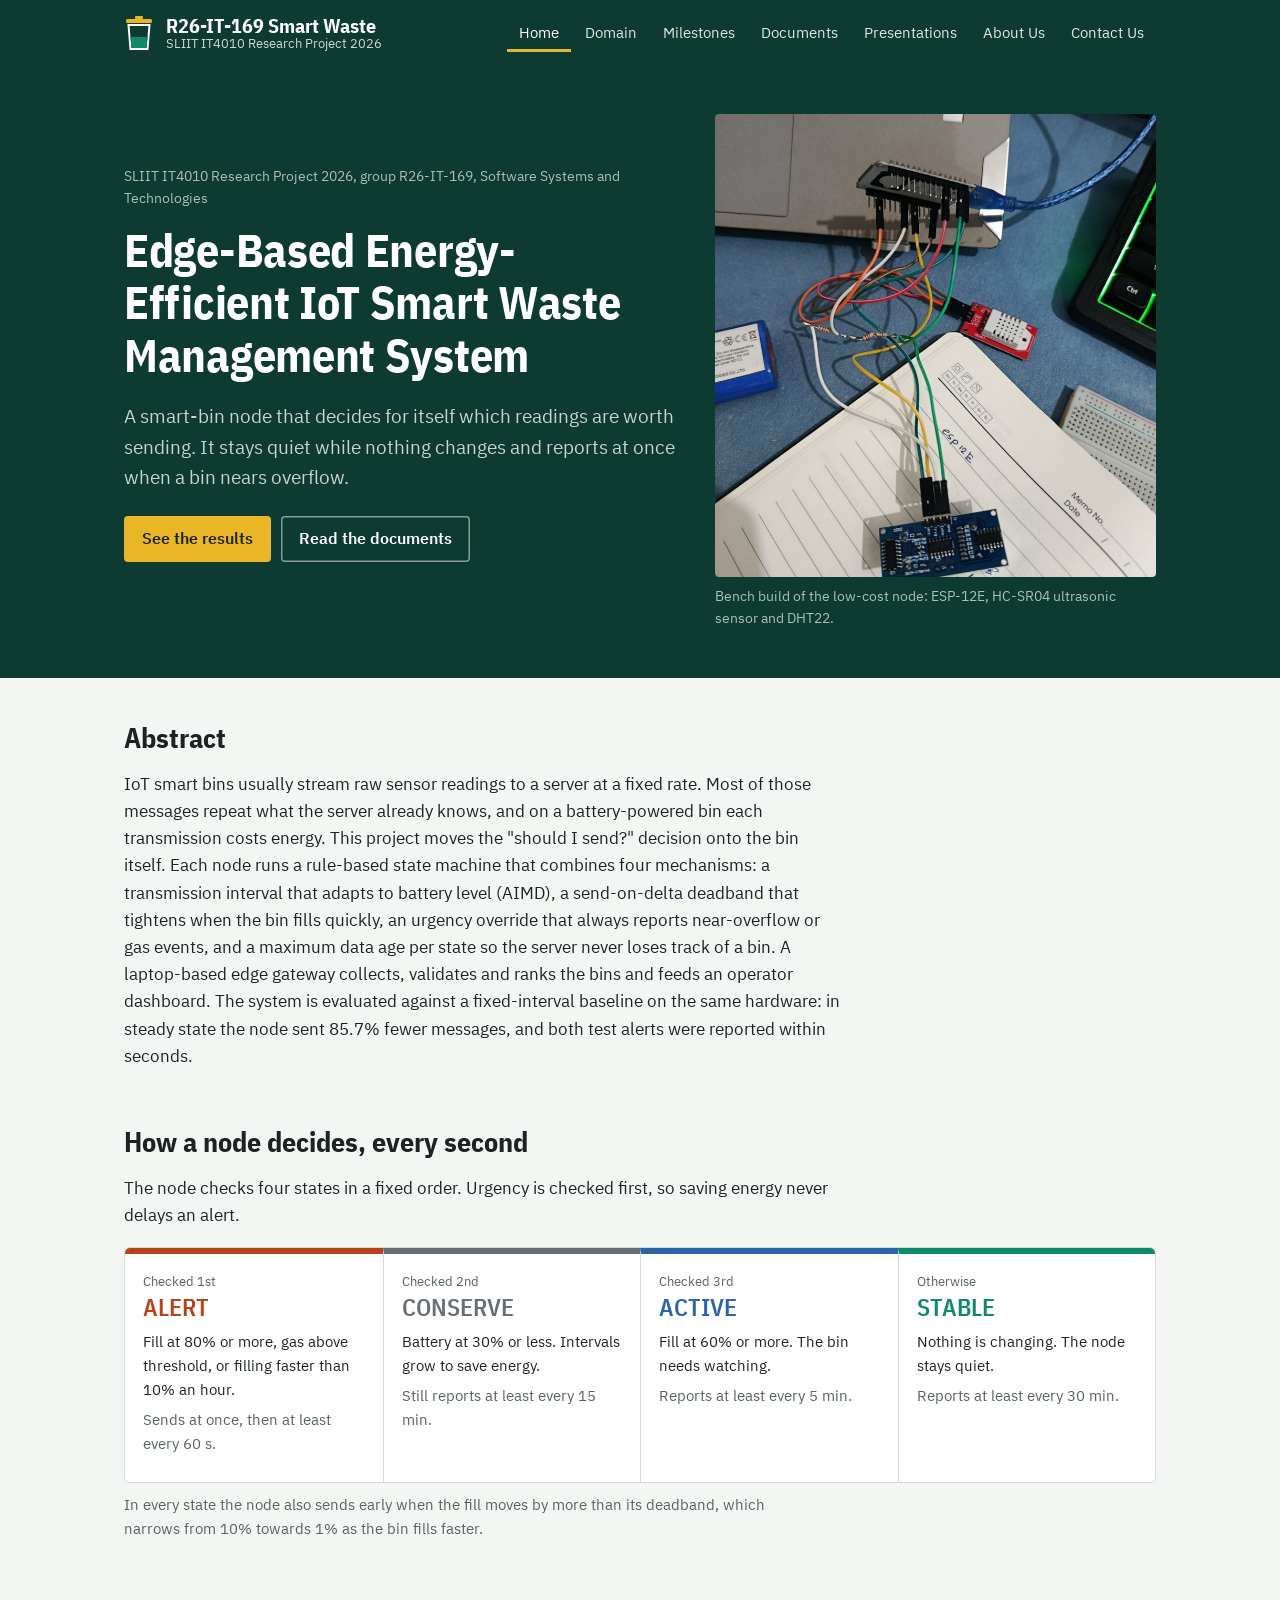
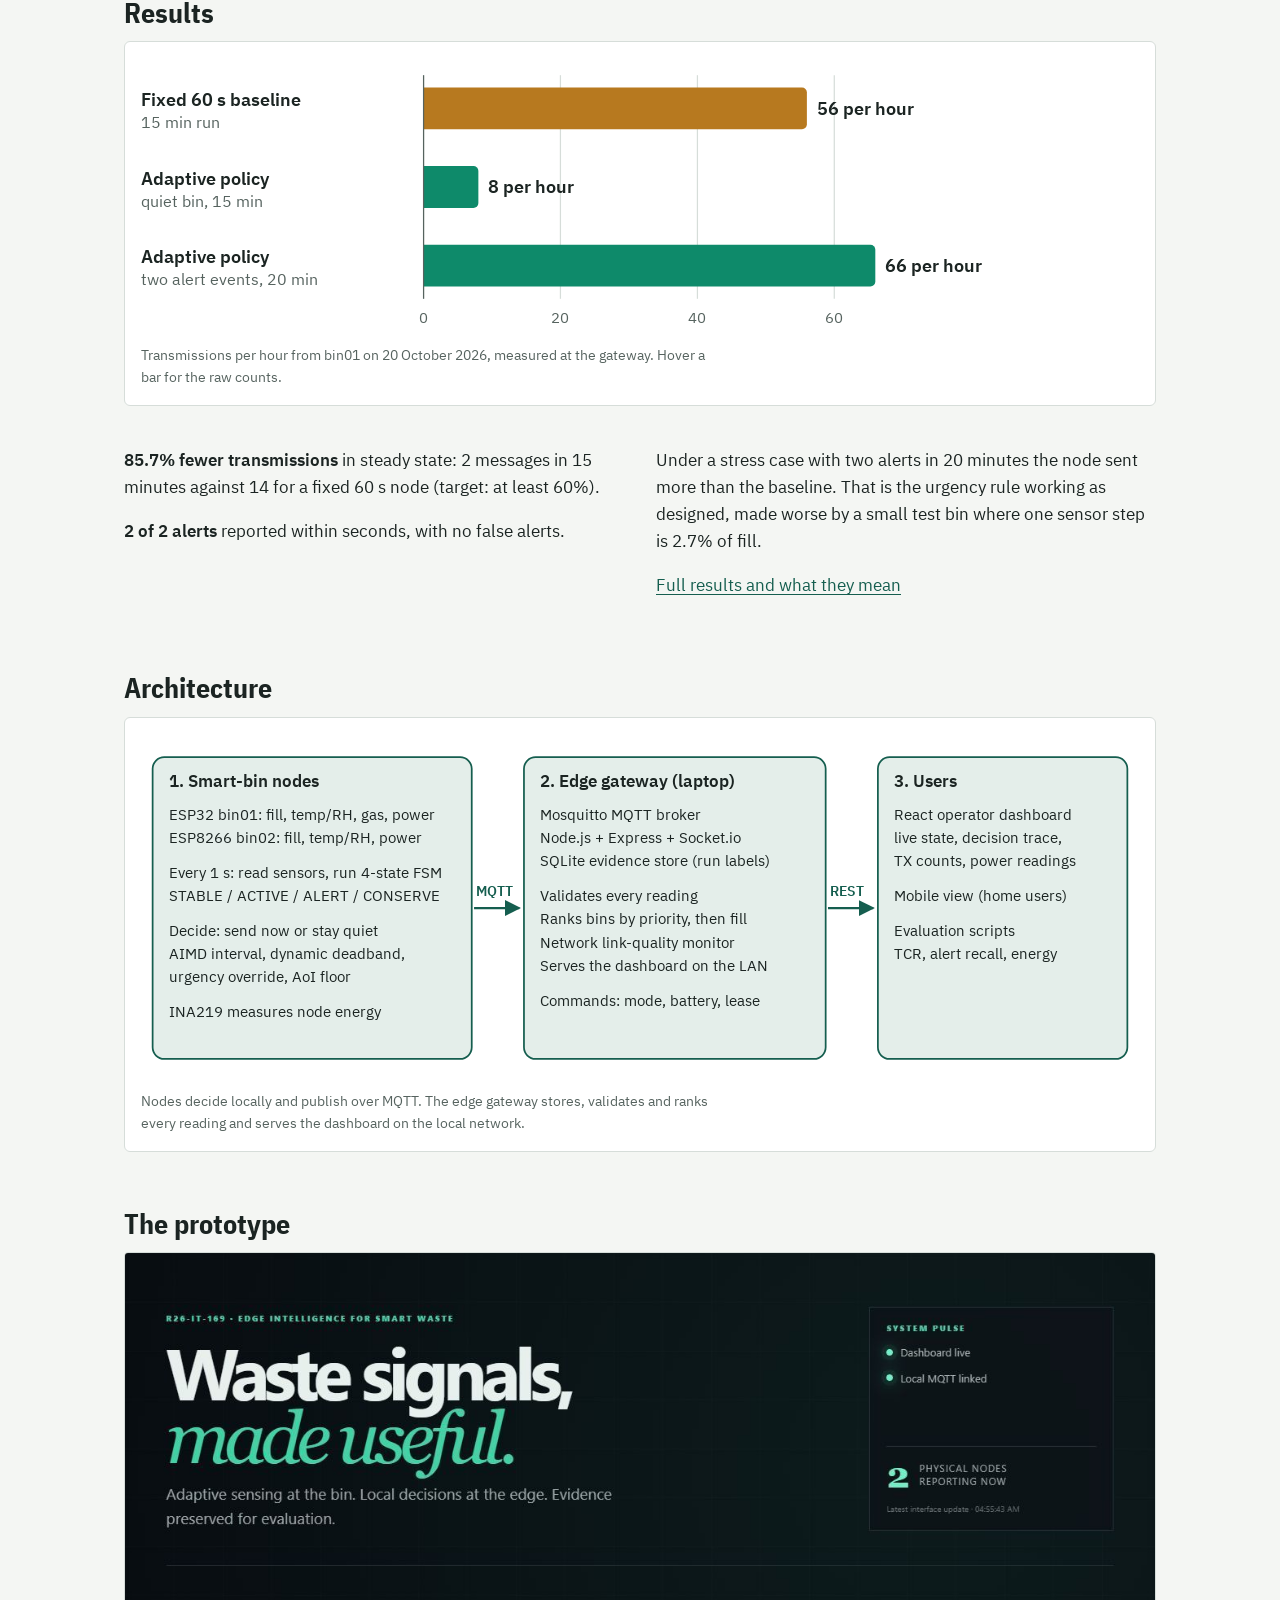
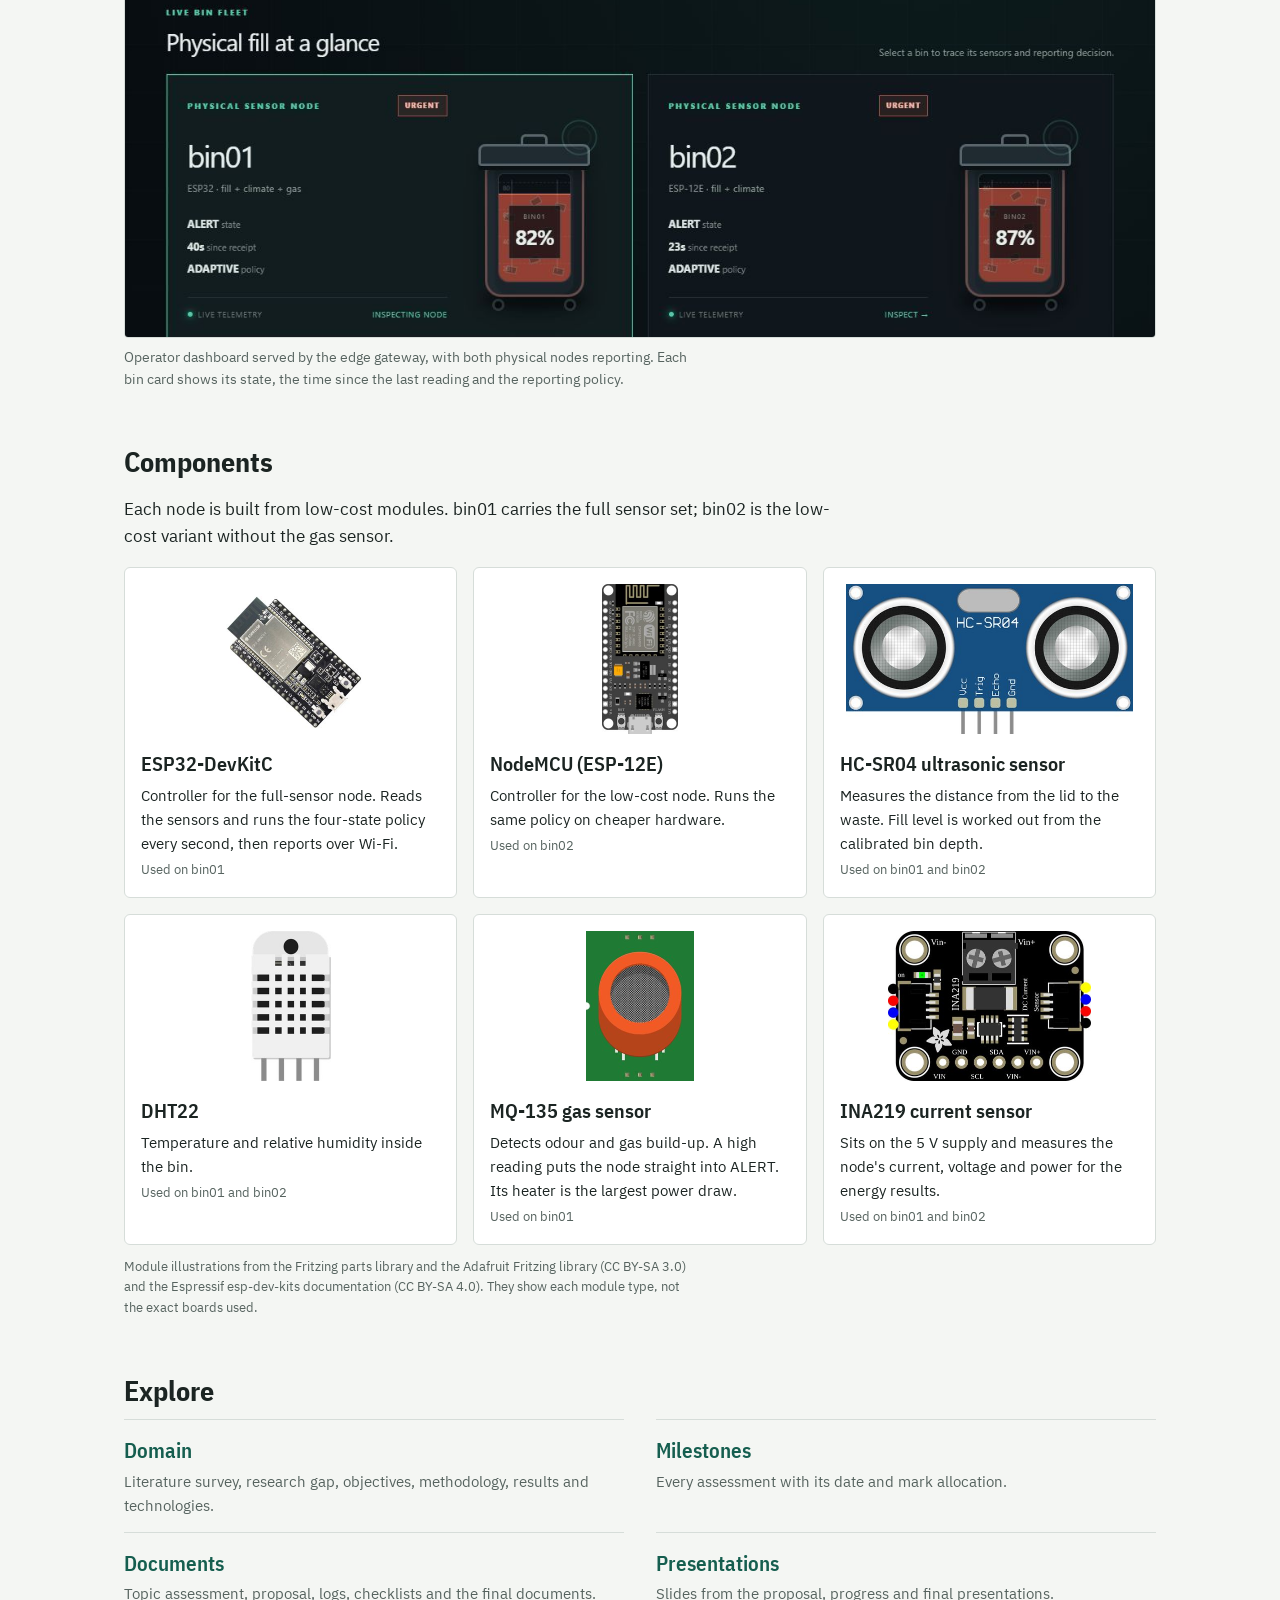
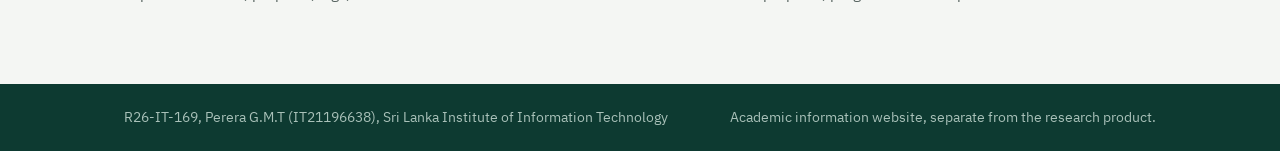
<file: index.html>
<!doctype html>
<html lang="en">
<head>
<meta charset="utf-8">
<meta name="viewport" content="width=device-width, initial-scale=1">
<title>Home | R26-IT-169 Smart Waste</title>
<meta name="description" content="R26-IT-169, SLIIT IT4010 Research Project: Edge-Based Energy-Efficient IoT Smart Waste Management System.">
<link rel="icon" href="data:image/svg+xml,%3Csvg viewBox='0 0 30 36' xmlns='http://www.w3.org/2000/svg'%3E%3Crect x='2' y='4' width='26' height='4' rx='1.5' fill='%23E9B627'/%3E%3Crect x='11' y='1' width='8' height='3' rx='1' fill='%23E9B627'/%3E%3Cpath d='M4.5 10h21l-2 24h-17z' fill='none' stroke='%23fff' stroke-width='2'/%3E%3Cpath d='M6.4 22h17.2l-1 11h-15.2z' fill='%230E8A6A'/%3E%3C/svg%3E">
<link rel="preload" href="fonts/ibm-plex-sans-condensed-latin-700-normal.woff2" as="font" type="font/woff2" crossorigin>
<link rel="stylesheet" href="style.css">
</head>
<body>
<header class="site-header">
  <div class="wrap">
    <a class="brand" href="index.html"><svg viewBox="0 0 30 36" aria-hidden="true" xmlns="http://www.w3.org/2000/svg"><rect x="2" y="4" width="26" height="4" rx="1.5" fill="#E9B627"/><rect x="11" y="1" width="8" height="3" rx="1" fill="#E9B627"/><path d="M4.5 10h21l-2 24h-17z" fill="none" stroke="#fff" stroke-width="2"/><path d="M6.4 22h17.2l-1 11h-15.2z" fill="#0E8A6A"/></svg><span>R26-IT-169 Smart Waste<small>SLIIT IT4010 Research Project 2026</small></span></a>
    <nav aria-label="Main"><ul>
<li><a href="index.html" aria-current="page">Home</a></li>
<li><a href="domain.html">Domain</a></li>
<li><a href="milestones.html">Milestones</a></li>
<li><a href="documents.html">Documents</a></li>
<li><a href="presentations.html">Presentations</a></li>
<li><a href="about.html">About Us</a></li>
<li><a href="contact.html">Contact Us</a></li>
    </ul></nav>
  </div>
</header>
<section class="hero"><div class="wrap hero-grid">
<div>
<p class="meta">SLIIT IT4010 Research Project 2026, group R26-IT-169, Software Systems and Technologies</p>
<h1>Edge-Based Energy-Efficient IoT Smart Waste Management System</h1>
<p class="lead">A smart-bin node that decides for itself which readings are worth sending. It stays quiet
while nothing changes and reports at once when a bin nears overflow.</p>
<p class="actions"><a class="btn" href="domain.html#results">See the results</a><a class="btn ghost" href="documents.html">Read the documents</a></p>
</div>
<figure><img src="img/node-bench.jpg" width="840" height="1120" alt="Bench build of a bin node: an ESP-12E board wired to an HC-SR04 ultrasonic sensor and a DHT22 temperature and humidity sensor">
<figcaption>Bench build of the low-cost node: ESP-12E, HC-SR04 ultrasonic sensor and DHT22.</figcaption></figure>
</div></section>
<main>
<div class="wrap">

<h2 style="margin-top:8px">Abstract</h2>
<p>IoT smart bins usually stream raw sensor readings to a server at a fixed rate. Most of those
messages repeat what the server already knows, and on a battery-powered bin each transmission costs
energy. This project moves the "should I send?" decision onto the bin itself. Each node runs a
rule-based state machine that combines four mechanisms: a transmission interval that adapts to battery
level (AIMD), a send-on-delta deadband that tightens when the bin fills quickly, an urgency override
that always reports near-overflow or gas events, and a maximum data age per state so the server never
loses track of a bin. A laptop-based edge gateway collects, validates and ranks the bins and feeds an
operator dashboard. The system is evaluated against a fixed-interval baseline on the same hardware:
in steady state the node sent 85.7% fewer messages, and both test alerts were reported within seconds.</p>

<h2>How a node decides, every second</h2>
<p>The node checks four states in a fixed order. Urgency is checked first, so saving energy never delays an alert.</p>
<div class="states">
  <div class="state s-alert"><p class="order">Checked 1st</p><h3>ALERT</h3><p>Fill at 80% or more, gas above threshold, or filling faster than 10% an hour.</p><p class="floor">Sends at once, then at least every 60 s.</p></div>
  <div class="state s-conserve"><p class="order">Checked 2nd</p><h3>CONSERVE</h3><p>Battery at 30% or less. Intervals grow to save energy.</p><p class="floor">Still reports at least every 15 min.</p></div>
  <div class="state s-active"><p class="order">Checked 3rd</p><h3>ACTIVE</h3><p>Fill at 60% or more. The bin needs watching.</p><p class="floor">Reports at least every 5 min.</p></div>
  <div class="state s-stable"><p class="order">Otherwise</p><h3>STABLE</h3><p>Nothing is changing. The node stays quiet.</p><p class="floor">Reports at least every 30 min.</p></div>
</div>
<p class="note-line">In every state the node also sends early when the fill moves by more than its deadband, which narrows from 10% towards 1% as the bin fills faster.</p>

<h2>Results</h2>
<figure class="frame" style="margin-top:0"><div class="scroll-x"><svg class="chart" viewBox="0 0 700 226" role="img" aria-labelledby="cT cD" xmlns="http://www.w3.org/2000/svg">
<title id="cT">Transmissions per hour, bin01, 20 October 2026</title>
<desc id="cD">Fixed 60 s baseline: 56 per hour. Adaptive policy with a quiet bin: 8 per hour, an 85.7% reduction. Adaptive policy with two alert events in 20 minutes: 66 per hour.</desc>
<line x1="230.0" y1="14" x2="230.0" y2="196" stroke="#D6DDD9" stroke-width="1"/><text x="230.0" y="216" font-size="12" fill="#56635F" text-anchor="middle">0</text><line x1="341.4" y1="14" x2="341.4" y2="196" stroke="#D6DDD9" stroke-width="1"/><text x="341.4" y="216" font-size="12" fill="#56635F" text-anchor="middle">20</text><line x1="452.9" y1="14" x2="452.9" y2="196" stroke="#D6DDD9" stroke-width="1"/><text x="452.9" y="216" font-size="12" fill="#56635F" text-anchor="middle">40</text><line x1="564.3" y1="14" x2="564.3" y2="196" stroke="#D6DDD9" stroke-width="1"/><text x="564.3" y="216" font-size="12" fill="#56635F" text-anchor="middle">60</text><text x="0" y="39" font-size="15" font-weight="600" fill="#1B2422">Fixed 60 s baseline</text><text x="0" y="57" font-size="13" fill="#56635F">15 min run</text><g><title>Baseline, fixed 60 s: 14 transmissions in 15 min (56 per hour)</title><path d="M230,24 h308.0 a4,4 0 0 1 4,4 v26 a4,4 0 0 1 -4,4 h-308.0 z" fill="#B7791F"/><text x="550.0" y="46" font-size="15" font-weight="600" fill="#1B2422">56 per hour</text></g><text x="0" y="103" font-size="15" font-weight="600" fill="#1B2422">Adaptive policy</text><text x="0" y="121" font-size="13" fill="#56635F">quiet bin, 15 min</text><g><title>Adaptive, quiet bin: 2 transmissions in 15 min (8 per hour)</title><path d="M230,88 h40.6 a4,4 0 0 1 4,4 v26 a4,4 0 0 1 -4,4 h-40.6 z" fill="#0E8A6A"/><text x="282.6" y="110" font-size="15" font-weight="600" fill="#1B2422">8 per hour</text></g><text x="0" y="167" font-size="15" font-weight="600" fill="#1B2422">Adaptive policy</text><text x="0" y="185" font-size="13" fill="#56635F">two alert events, 20 min</text><g><title>Adaptive, two alert events: 22 transmissions in 20 min (66 per hour)</title><path d="M230,152 h363.7 a4,4 0 0 1 4,4 v26 a4,4 0 0 1 -4,4 h-363.7 z" fill="#0E8A6A"/><text x="605.7" y="174" font-size="15" font-weight="600" fill="#1B2422">66 per hour</text></g>
<line x1="230" y1="14" x2="230" y2="196" stroke="#56635F" stroke-width="1"/>
</svg></div>
<figcaption>Transmissions per hour from bin01 on 20 October 2026, measured at the gateway. Hover a bar for the raw counts.</figcaption></figure>
<div class="two-col">
  <div>
    <p><strong>85.7% fewer transmissions</strong> in steady state: 2 messages in 15 minutes against 14 for a fixed 60 s node (target: at least 60%).</p>
    <p><strong>2 of 2 alerts</strong> reported within seconds, with no false alerts.</p>
  </div>
  <div>
    <p>Under a stress case with two alerts in 20 minutes the node sent more than the baseline. That is the
    urgency rule working as designed, made worse by a small test bin where one sensor step is 2.7% of fill.</p>
    <p><a href="domain.html#results">Full results and what they mean</a></p>
  </div>
</div>

<h2>Architecture</h2>
<figure class="frame" style="margin-top:0"><div class="scroll-x arch"><svg viewBox="0 0 860 300" role="img" aria-labelledby="archT archD" xmlns="http://www.w3.org/2000/svg" font-family="Plex Sans, Segoe UI, Arial, sans-serif">
<title id="archT">System architecture</title>
<desc id="archD">Bin nodes decide locally whether to transmit and publish over MQTT to an edge gateway, which stores, ranks and serves data to the dashboard and mobile app.</desc>
<defs><marker id="ar" viewBox="0 0 10 10" refX="9" refY="5" markerWidth="7" markerHeight="7" orient="auto"><path d="M0,0 L10,5 L0,10 z" fill="#155E4F"/></marker></defs>
<g fill="#E4EEEA" stroke="#155E4F" stroke-width="1.5">
<rect x="10" y="20" width="275" height="260" rx="10"/>
<rect x="330" y="20" width="260" height="260" rx="10"/>
<rect x="635" y="20" width="215" height="260" rx="10"/>
</g>
<g fill="#1B2422" font-size="15" font-weight="700">
<text x="24" y="46">1. Smart-bin nodes</text>
<text x="344" y="46">2. Edge gateway (laptop)</text>
<text x="649" y="46">3. Users</text>
</g>
<g fill="#1B2422" font-size="12.5">
<text x="24" y="74">ESP32 bin01: fill, temp/RH, gas, power</text>
<text x="24" y="94">ESP8266 bin02: fill, temp/RH, power</text>
<text x="24" y="124">Every 1 s: read sensors, run 4-state FSM</text>
<text x="24" y="144">STABLE / ACTIVE / ALERT / CONSERVE</text>
<text x="24" y="174">Decide: send now or stay quiet</text>
<text x="24" y="194">AIMD interval, dynamic deadband,</text>
<text x="24" y="214">urgency override, AoI floor</text>
<text x="24" y="244">INA219 measures node energy</text>
<text x="344" y="74">Mosquitto MQTT broker</text>
<text x="344" y="94">Node.js + Express + Socket.io</text>
<text x="344" y="114">SQLite evidence store (run labels)</text>
<text x="344" y="144">Validates every reading</text>
<text x="344" y="164">Ranks bins by priority, then fill</text>
<text x="344" y="184">Network link-quality monitor</text>
<text x="344" y="204">Serves the dashboard on the LAN</text>
<text x="344" y="234">Commands: mode, battery, lease</text>
<text x="649" y="74">React operator dashboard</text>
<text x="649" y="94">live state, decision trace,</text>
<text x="649" y="114">TX counts, power readings</text>
<text x="649" y="144">Mobile view (home users)</text>
<text x="649" y="174">Evaluation scripts</text>
<text x="649" y="194">TCR, alert recall, energy</text>
</g>
<g stroke="#155E4F" stroke-width="2" fill="none" marker-end="url(#ar)">
<line x1="287" y1="150" x2="326" y2="150"/>
<line x1="592" y1="150" x2="631" y2="150"/>
</g>
<g fill="#155E4F" font-size="12" font-weight="600">
<text x="289" y="140">MQTT</text>
<text x="594" y="140">REST</text>
</g>
</svg></div>
<figcaption>Nodes decide locally and publish over MQTT. The edge gateway stores, validates and ranks every reading and serves the dashboard on the local network.</figcaption></figure>

<h2>The prototype</h2>
<figure class="shot" style="margin-top:0"><img src="img/dashboard.jpg" width="1265" height="840" loading="lazy" alt="Operator dashboard showing bin01 and bin02, both in the ALERT state at 82% and 87% fill">
<figcaption>Operator dashboard served by the edge gateway, with both physical nodes reporting. Each bin card shows its state, the time since the last reading and the reporting policy.</figcaption></figure>

<h2>Components</h2>
<p>Each node is built from low-cost modules. bin01 carries the full sensor set; bin02 is the low-cost variant without the gas sensor.</p>
<div class="parts">
  <figure class="part"><div class="part-img"><img src="img/parts/esp32-devkitc.jpg" width="306" height="300" loading="lazy" alt="ESP32-DevKitC development board with an ESP32-WROOM-32E module"></div><figcaption><strong>ESP32-DevKitC</strong><span>Controller for the full-sensor node. Reads the sensors and runs the four-state policy every second, then reports over Wi-Fi.</span><span class="where">Used on bin01</span></figcaption></figure>
  <figure class="part"><div class="part-img"><img src="img/parts/nodemcu-esp8266.jpg" width="152" height="300" loading="lazy" alt="NodeMCU development board with an ESP-12E ESP8266 module"></div><figcaption><strong>NodeMCU (ESP-12E)</strong><span>Controller for the low-cost node. Runs the same policy on cheaper hardware.</span><span class="where">Used on bin02</span></figcaption></figure>
  <figure class="part"><div class="part-img"><img src="img/parts/hc-sr04.jpg" width="520" height="272" loading="lazy" alt="HC-SR04 ultrasonic distance sensor with two transducers"></div><figcaption><strong>HC-SR04 ultrasonic sensor</strong><span>Measures the distance from the lid to the waste. Fill level is worked out from the calibrated bin depth.</span><span class="where">Used on bin01 and bin02</span></figcaption></figure>
  <figure class="part"><div class="part-img"><img src="img/parts/dht22.jpg" width="160" height="300" loading="lazy" alt="DHT22 temperature and humidity sensor"></div><figcaption><strong>DHT22</strong><span>Temperature and relative humidity inside the bin.</span><span class="where">Used on bin01 and bin02</span></figcaption></figure>
  <figure class="part"><div class="part-img"><img src="img/parts/mq-gas-sensor.jpg" width="215" height="300" loading="lazy" alt="MQ-series gas sensor with a metal mesh cap"></div><figcaption><strong>MQ-135 gas sensor</strong><span>Detects odour and gas build-up. A high reading puts the node straight into ALERT. Its heater is the largest power draw.</span><span class="where">Used on bin01</span></figcaption></figure>
  <figure class="part"><div class="part-img"><img src="img/parts/ina219.jpg" width="405" height="300" loading="lazy" alt="INA219 current and voltage sensor breakout board"></div><figcaption><strong>INA219 current sensor</strong><span>Sits on the 5 V supply and measures the node's current, voltage and power for the energy results.</span><span class="where">Used on bin01 and bin02</span></figcaption></figure>
</div>
<p class="credit">Module illustrations from the Fritzing parts library and the Adafruit Fritzing library (CC BY-SA 3.0) and the Espressif esp-dev-kits documentation (CC BY-SA 4.0). They show each module type, not the exact boards used.</p>

<h2>Explore</h2>
<ul class="explore">
  <li><a href="domain.html">Domain</a><p>Literature survey, research gap, objectives, methodology, results and technologies.</p></li>
  <li><a href="milestones.html">Milestones</a><p>Every assessment with its date and mark allocation.</p></li>
  <li><a href="documents.html">Documents</a><p>Topic assessment, proposal, logs, checklists and the final documents.</p></li>
  <li><a href="presentations.html">Presentations</a><p>Slides from the proposal, progress and final presentations.</p></li>
</ul>

</div>
</main>
<footer class="site-footer">
  <div class="wrap">
    <span>R26-IT-169, Perera G.M.T (IT21196638), Sri Lanka Institute of Information Technology</span>
    <span>Academic information website, separate from the research product.</span>
  </div>
</footer>
</body>
</html>
</file>
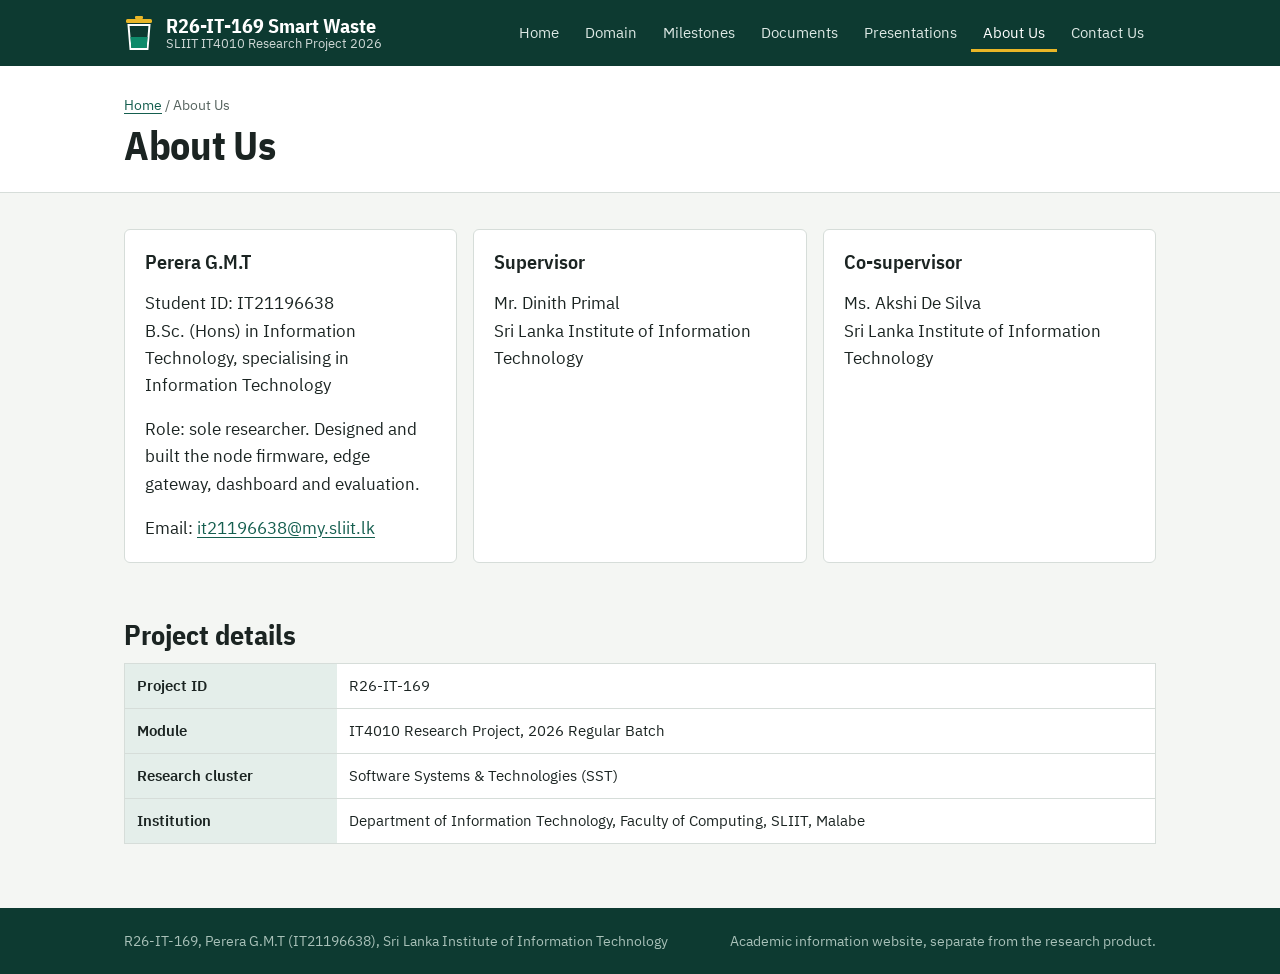
<file: about.html>
<!doctype html>
<html lang="en">
<head>
<meta charset="utf-8">
<meta name="viewport" content="width=device-width, initial-scale=1">
<title>About Us | R26-IT-169 Smart Waste</title>
<meta name="description" content="R26-IT-169, SLIIT IT4010 Research Project: Edge-Based Energy-Efficient IoT Smart Waste Management System.">
<link rel="icon" href="data:image/svg+xml,%3Csvg viewBox='0 0 30 36' xmlns='http://www.w3.org/2000/svg'%3E%3Crect x='2' y='4' width='26' height='4' rx='1.5' fill='%23E9B627'/%3E%3Crect x='11' y='1' width='8' height='3' rx='1' fill='%23E9B627'/%3E%3Cpath d='M4.5 10h21l-2 24h-17z' fill='none' stroke='%23fff' stroke-width='2'/%3E%3Cpath d='M6.4 22h17.2l-1 11h-15.2z' fill='%230E8A6A'/%3E%3C/svg%3E">
<link rel="preload" href="fonts/ibm-plex-sans-condensed-latin-700-normal.woff2" as="font" type="font/woff2" crossorigin>
<link rel="stylesheet" href="style.css">
</head>
<body>
<header class="site-header">
  <div class="wrap">
    <a class="brand" href="index.html"><svg viewBox="0 0 30 36" aria-hidden="true" xmlns="http://www.w3.org/2000/svg"><rect x="2" y="4" width="26" height="4" rx="1.5" fill="#E9B627"/><rect x="11" y="1" width="8" height="3" rx="1" fill="#E9B627"/><path d="M4.5 10h21l-2 24h-17z" fill="none" stroke="#fff" stroke-width="2"/><path d="M6.4 22h17.2l-1 11h-15.2z" fill="#0E8A6A"/></svg><span>R26-IT-169 Smart Waste<small>SLIIT IT4010 Research Project 2026</small></span></a>
    <nav aria-label="Main"><ul>
<li><a href="index.html">Home</a></li>
<li><a href="domain.html">Domain</a></li>
<li><a href="milestones.html">Milestones</a></li>
<li><a href="documents.html">Documents</a></li>
<li><a href="presentations.html">Presentations</a></li>
<li><a href="about.html" aria-current="page">About Us</a></li>
<li><a href="contact.html">Contact Us</a></li>
    </ul></nav>
  </div>
</header>
<section class="page-title"><div class="wrap"><p class="crumbs"><a href="index.html">Home</a> / About Us</p><h1>About Us</h1></div></section>
<main>
<div class="wrap">

<div class="grid">
  <div class="card">
    <h3>Perera G.M.T</h3>
    <p>Student ID: IT21196638<br>B.Sc. (Hons) in Information Technology, specialising in Information Technology</p>
    <p>Role: sole researcher. Designed and built the node firmware, edge gateway, dashboard and evaluation.</p>
    <p>Email: <a href="mailto:it21196638@my.sliit.lk">it21196638@my.sliit.lk</a></p>
  </div>
  <div class="card">
    <h3>Supervisor</h3>
    <p>Mr. Dinith Primal<br>Sri Lanka Institute of Information Technology</p>
  </div>
  <div class="card">
    <h3>Co-supervisor</h3>
    <p>Ms. Akshi De Silva<br>Sri Lanka Institute of Information Technology</p>
  </div>
</div>
<h2>Project details</h2>
<div class="table-scroll"><table>
<tr><th>Project ID</th><td>R26-IT-169</td></tr>
<tr><th>Module</th><td>IT4010 Research Project, 2026 Regular Batch</td></tr>
<tr><th>Research cluster</th><td>Software Systems &amp; Technologies (SST)</td></tr>
<tr><th>Institution</th><td>Department of Information Technology, Faculty of Computing, SLIIT, Malabe</td></tr>
</table></div>

</div>
</main>
<footer class="site-footer">
  <div class="wrap">
    <span>R26-IT-169, Perera G.M.T (IT21196638), Sri Lanka Institute of Information Technology</span>
    <span>Academic information website, separate from the research product.</span>
  </div>
</footer>
</body>
</html>
</file>
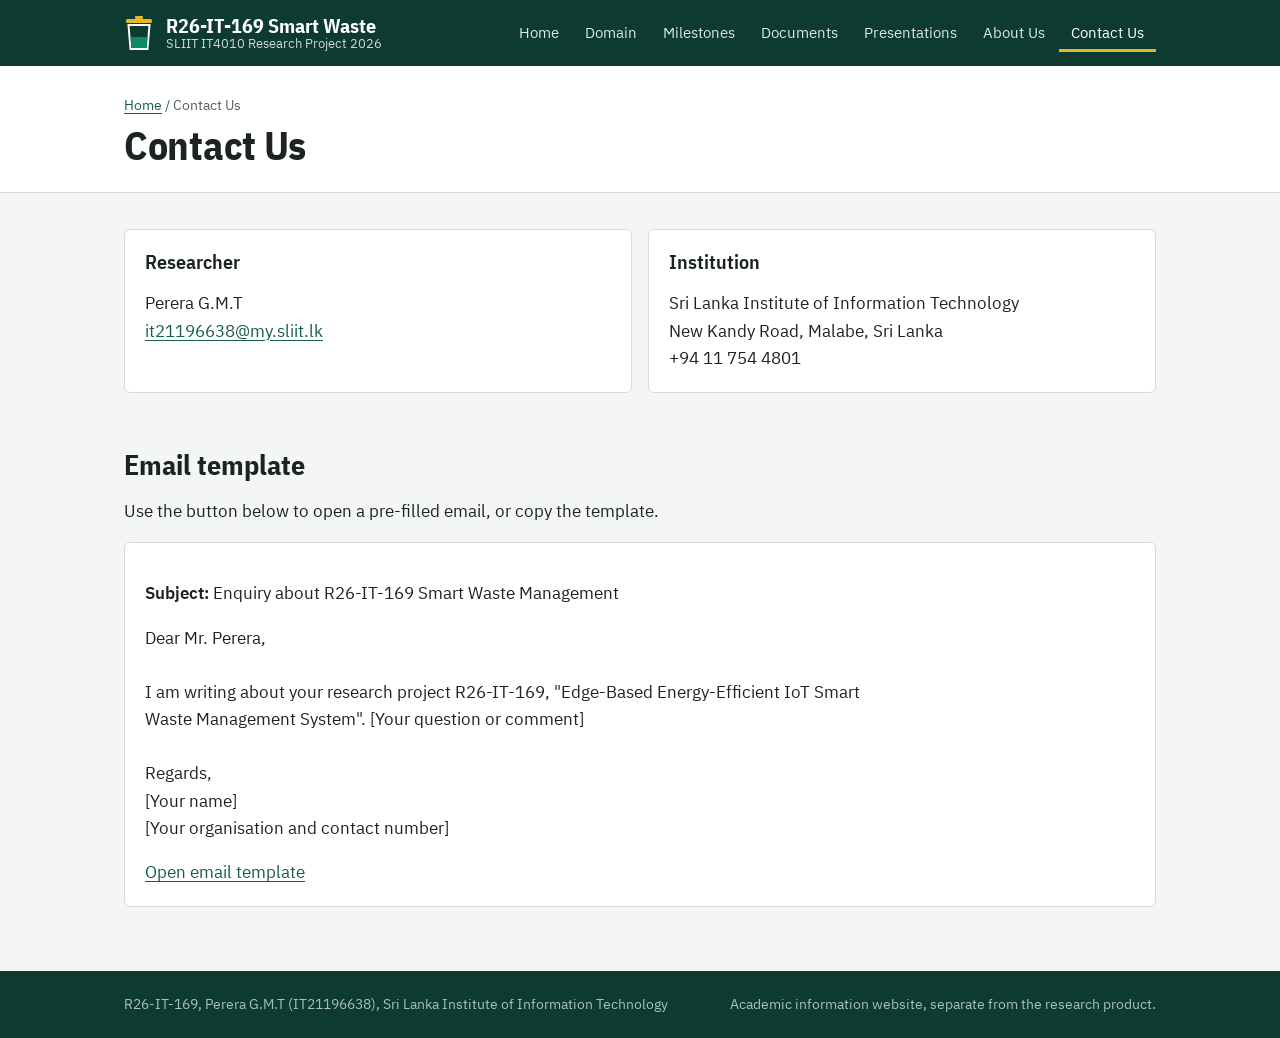
<file: contact.html>
<!doctype html>
<html lang="en">
<head>
<meta charset="utf-8">
<meta name="viewport" content="width=device-width, initial-scale=1">
<title>Contact Us | R26-IT-169 Smart Waste</title>
<meta name="description" content="R26-IT-169, SLIIT IT4010 Research Project: Edge-Based Energy-Efficient IoT Smart Waste Management System.">
<link rel="icon" href="data:image/svg+xml,%3Csvg viewBox='0 0 30 36' xmlns='http://www.w3.org/2000/svg'%3E%3Crect x='2' y='4' width='26' height='4' rx='1.5' fill='%23E9B627'/%3E%3Crect x='11' y='1' width='8' height='3' rx='1' fill='%23E9B627'/%3E%3Cpath d='M4.5 10h21l-2 24h-17z' fill='none' stroke='%23fff' stroke-width='2'/%3E%3Cpath d='M6.4 22h17.2l-1 11h-15.2z' fill='%230E8A6A'/%3E%3C/svg%3E">
<link rel="preload" href="fonts/ibm-plex-sans-condensed-latin-700-normal.woff2" as="font" type="font/woff2" crossorigin>
<link rel="stylesheet" href="style.css">
</head>
<body>
<header class="site-header">
  <div class="wrap">
    <a class="brand" href="index.html"><svg viewBox="0 0 30 36" aria-hidden="true" xmlns="http://www.w3.org/2000/svg"><rect x="2" y="4" width="26" height="4" rx="1.5" fill="#E9B627"/><rect x="11" y="1" width="8" height="3" rx="1" fill="#E9B627"/><path d="M4.5 10h21l-2 24h-17z" fill="none" stroke="#fff" stroke-width="2"/><path d="M6.4 22h17.2l-1 11h-15.2z" fill="#0E8A6A"/></svg><span>R26-IT-169 Smart Waste<small>SLIIT IT4010 Research Project 2026</small></span></a>
    <nav aria-label="Main"><ul>
<li><a href="index.html">Home</a></li>
<li><a href="domain.html">Domain</a></li>
<li><a href="milestones.html">Milestones</a></li>
<li><a href="documents.html">Documents</a></li>
<li><a href="presentations.html">Presentations</a></li>
<li><a href="about.html">About Us</a></li>
<li><a href="contact.html" aria-current="page">Contact Us</a></li>
    </ul></nav>
  </div>
</header>
<section class="page-title"><div class="wrap"><p class="crumbs"><a href="index.html">Home</a> / Contact Us</p><h1>Contact Us</h1></div></section>
<main>
<div class="wrap">

<div class="grid">
  <div class="card"><h3>Researcher</h3><p>Perera G.M.T<br><a href="mailto:it21196638@my.sliit.lk">it21196638@my.sliit.lk</a></p></div>
  <div class="card"><h3>Institution</h3><p>Sri Lanka Institute of Information Technology<br>New Kandy Road, Malabe, Sri Lanka<br>+94 11 754 4801</p></div>
</div>
<h2>Email template</h2>
<p>Use the button below to open a pre-filled email, or copy the template.</p>
<div class="card">
<p><strong>Subject:</strong> Enquiry about R26-IT-169 Smart Waste Management</p>
<p>Dear Mr. Perera,<br><br>I am writing about your research project R26-IT-169,
"Edge-Based Energy-Efficient IoT Smart Waste Management System". [Your question or comment]<br><br>
Regards,<br>[Your name]<br>[Your organisation and contact number]</p>
<p><a href="mailto:it21196638@my.sliit.lk?subject=Enquiry%20about%20R26-IT-169%20Smart%20Waste%20Management&amp;body=Dear%20Mr.%20Perera%2C%0A%0AI%20am%20writing%20about%20your%20research%20project%20R26-IT-169.%20%0A%0ARegards%2C%0A">Open email template</a></p>
</div>

</div>
</main>
<footer class="site-footer">
  <div class="wrap">
    <span>R26-IT-169, Perera G.M.T (IT21196638), Sri Lanka Institute of Information Technology</span>
    <span>Academic information website, separate from the research product.</span>
  </div>
</footer>
</body>
</html>
</file>
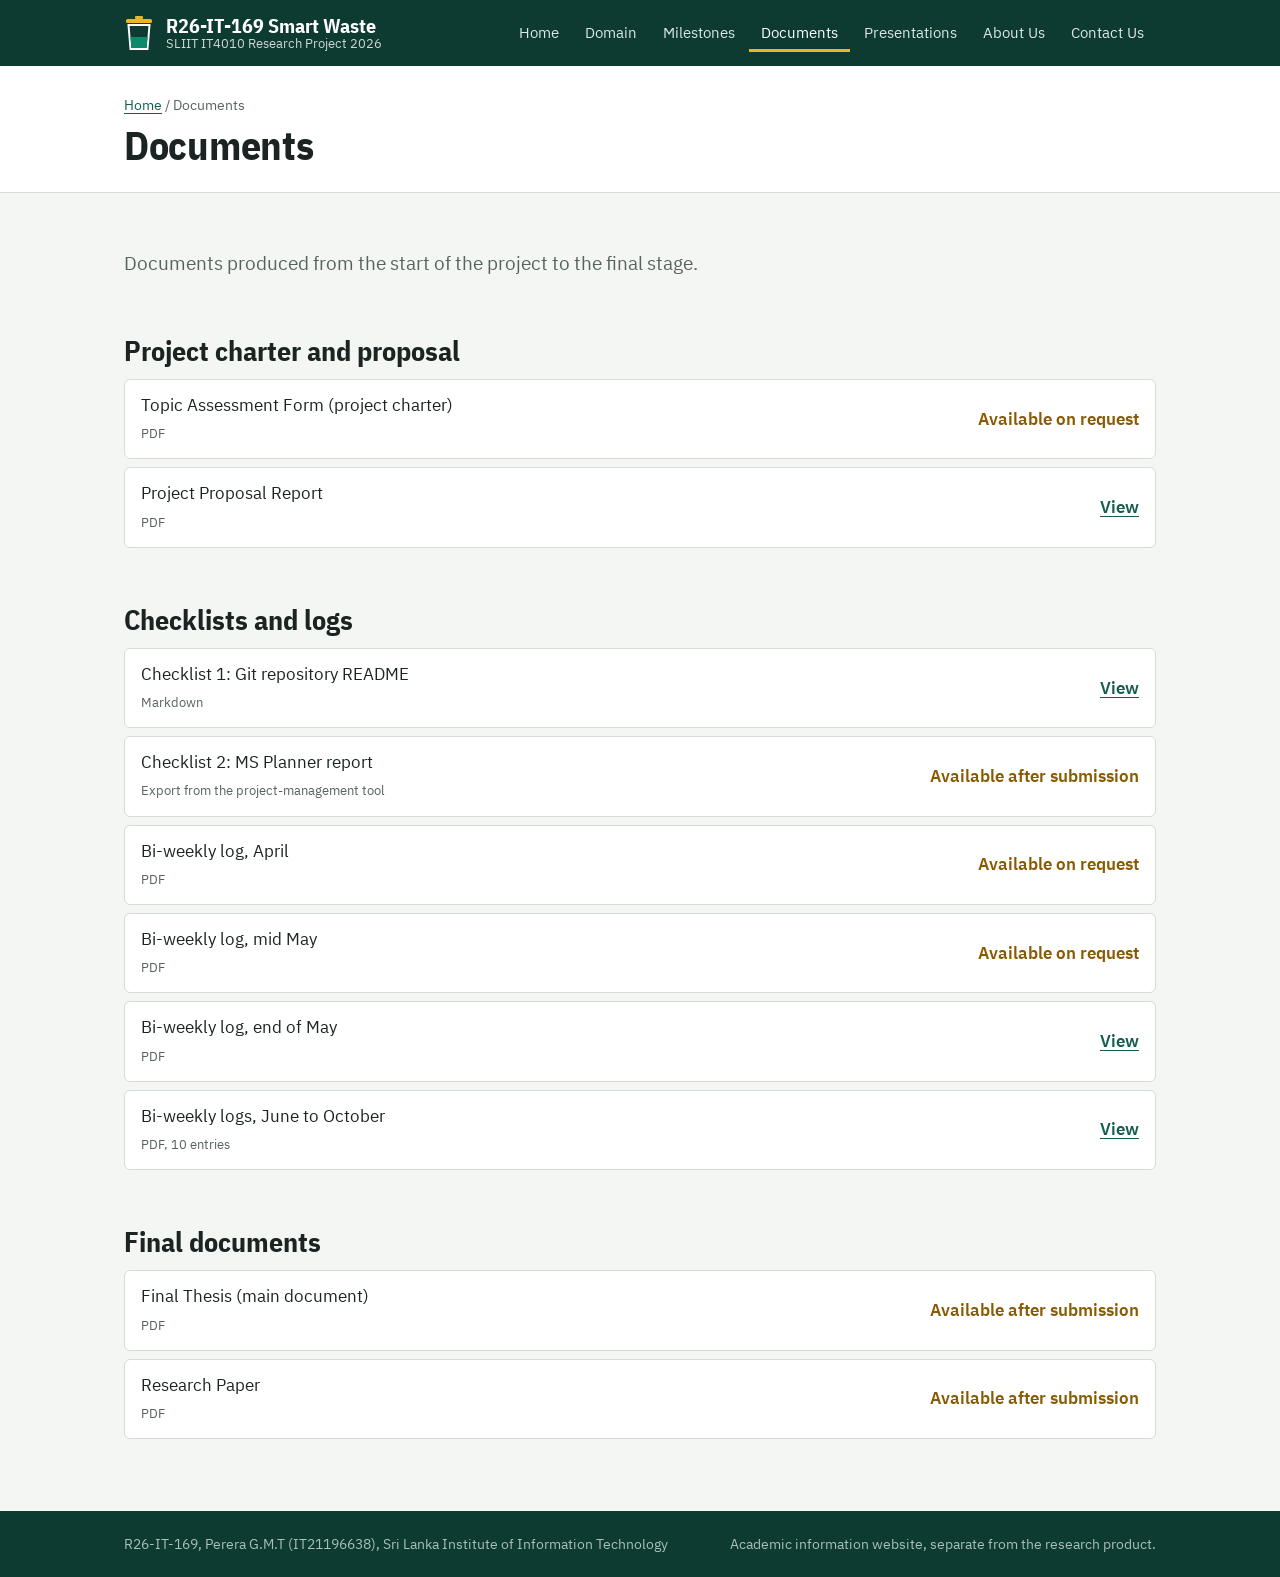
<file: documents.html>
<!doctype html>
<html lang="en">
<head>
<meta charset="utf-8">
<meta name="viewport" content="width=device-width, initial-scale=1">
<title>Documents | R26-IT-169 Smart Waste</title>
<meta name="description" content="R26-IT-169, SLIIT IT4010 Research Project: Edge-Based Energy-Efficient IoT Smart Waste Management System.">
<link rel="icon" href="data:image/svg+xml,%3Csvg viewBox='0 0 30 36' xmlns='http://www.w3.org/2000/svg'%3E%3Crect x='2' y='4' width='26' height='4' rx='1.5' fill='%23E9B627'/%3E%3Crect x='11' y='1' width='8' height='3' rx='1' fill='%23E9B627'/%3E%3Cpath d='M4.5 10h21l-2 24h-17z' fill='none' stroke='%23fff' stroke-width='2'/%3E%3Cpath d='M6.4 22h17.2l-1 11h-15.2z' fill='%230E8A6A'/%3E%3C/svg%3E">
<link rel="preload" href="fonts/ibm-plex-sans-condensed-latin-700-normal.woff2" as="font" type="font/woff2" crossorigin>
<link rel="stylesheet" href="style.css">
</head>
<body>
<header class="site-header">
  <div class="wrap">
    <a class="brand" href="index.html"><svg viewBox="0 0 30 36" aria-hidden="true" xmlns="http://www.w3.org/2000/svg"><rect x="2" y="4" width="26" height="4" rx="1.5" fill="#E9B627"/><rect x="11" y="1" width="8" height="3" rx="1" fill="#E9B627"/><path d="M4.5 10h21l-2 24h-17z" fill="none" stroke="#fff" stroke-width="2"/><path d="M6.4 22h17.2l-1 11h-15.2z" fill="#0E8A6A"/></svg><span>R26-IT-169 Smart Waste<small>SLIIT IT4010 Research Project 2026</small></span></a>
    <nav aria-label="Main"><ul>
<li><a href="index.html">Home</a></li>
<li><a href="domain.html">Domain</a></li>
<li><a href="milestones.html">Milestones</a></li>
<li><a href="documents.html" aria-current="page">Documents</a></li>
<li><a href="presentations.html">Presentations</a></li>
<li><a href="about.html">About Us</a></li>
<li><a href="contact.html">Contact Us</a></li>
    </ul></nav>
  </div>
</header>
<section class="page-title"><div class="wrap"><p class="crumbs"><a href="index.html">Home</a> / Documents</p><h1>Documents</h1></div></section>
<main>
<div class="wrap">

<p class="lead">Documents produced from the start of the project to the final stage.</p>
<h2>Project charter and proposal</h2>
<ul class="doclist">
<li><span>Topic Assessment Form (project charter)<br><span class="kind">PDF</span></span><span class="pending">Available on request</span></li>
<li><span>Project Proposal Report<br><span class="kind">PDF</span></span><a href="docs/R26-IT-169_Proposal.pdf">View</a></li>
</ul>
<h2>Checklists and logs</h2>
<ul class="doclist">
<li><span>Checklist 1: Git repository README<br><span class="kind">Markdown</span></span><a href="docs/README.md">View</a></li>
<li><span>Checklist 2: MS Planner report<br><span class="kind">Export from the project-management tool</span></span><span class="pending">Available after submission</span></li>
<li><span>Bi-weekly log, April<br><span class="kind">PDF</span></span><span class="pending">Available on request</span></li>
<li><span>Bi-weekly log, mid May<br><span class="kind">PDF</span></span><span class="pending">Available on request</span></li>
<li><span>Bi-weekly log, end of May<br><span class="kind">PDF</span></span><a href="docs/R26-IT-169_BiWeekly_May_End.pdf">View</a></li>
<li><span>Bi-weekly logs, June to October<br><span class="kind">PDF, 10 entries</span></span><a href="docs/R26-IT-169_BiWeekly_Logs_Jun-Oct_2026.pdf">View</a></li>
</ul>
<h2>Final documents</h2>
<ul class="doclist">
<li><span>Final Thesis (main document)<br><span class="kind">PDF</span></span><span class="pending">Available after submission</span></li>
<li><span>Research Paper<br><span class="kind">PDF</span></span><span class="pending">Available after submission</span></li>
</ul>

</div>
</main>
<footer class="site-footer">
  <div class="wrap">
    <span>R26-IT-169, Perera G.M.T (IT21196638), Sri Lanka Institute of Information Technology</span>
    <span>Academic information website, separate from the research product.</span>
  </div>
</footer>
</body>
</html>
</file>
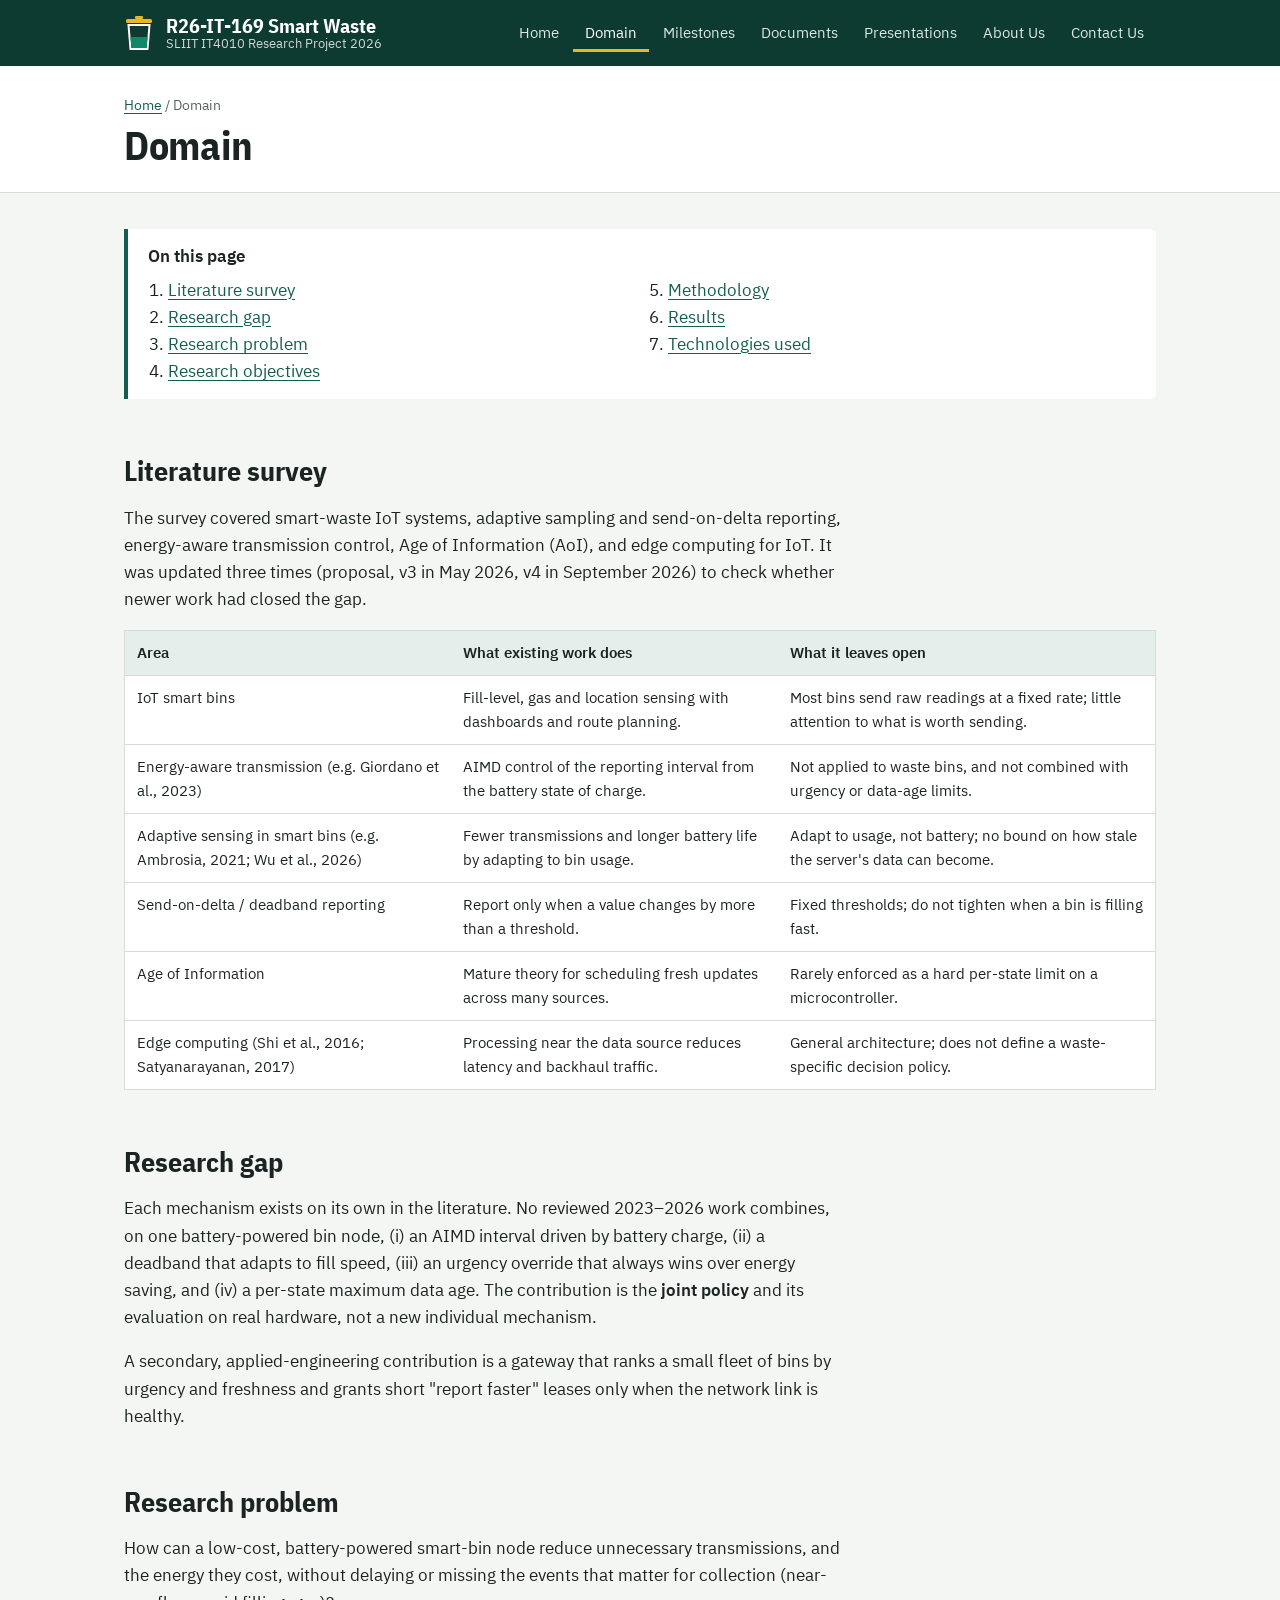
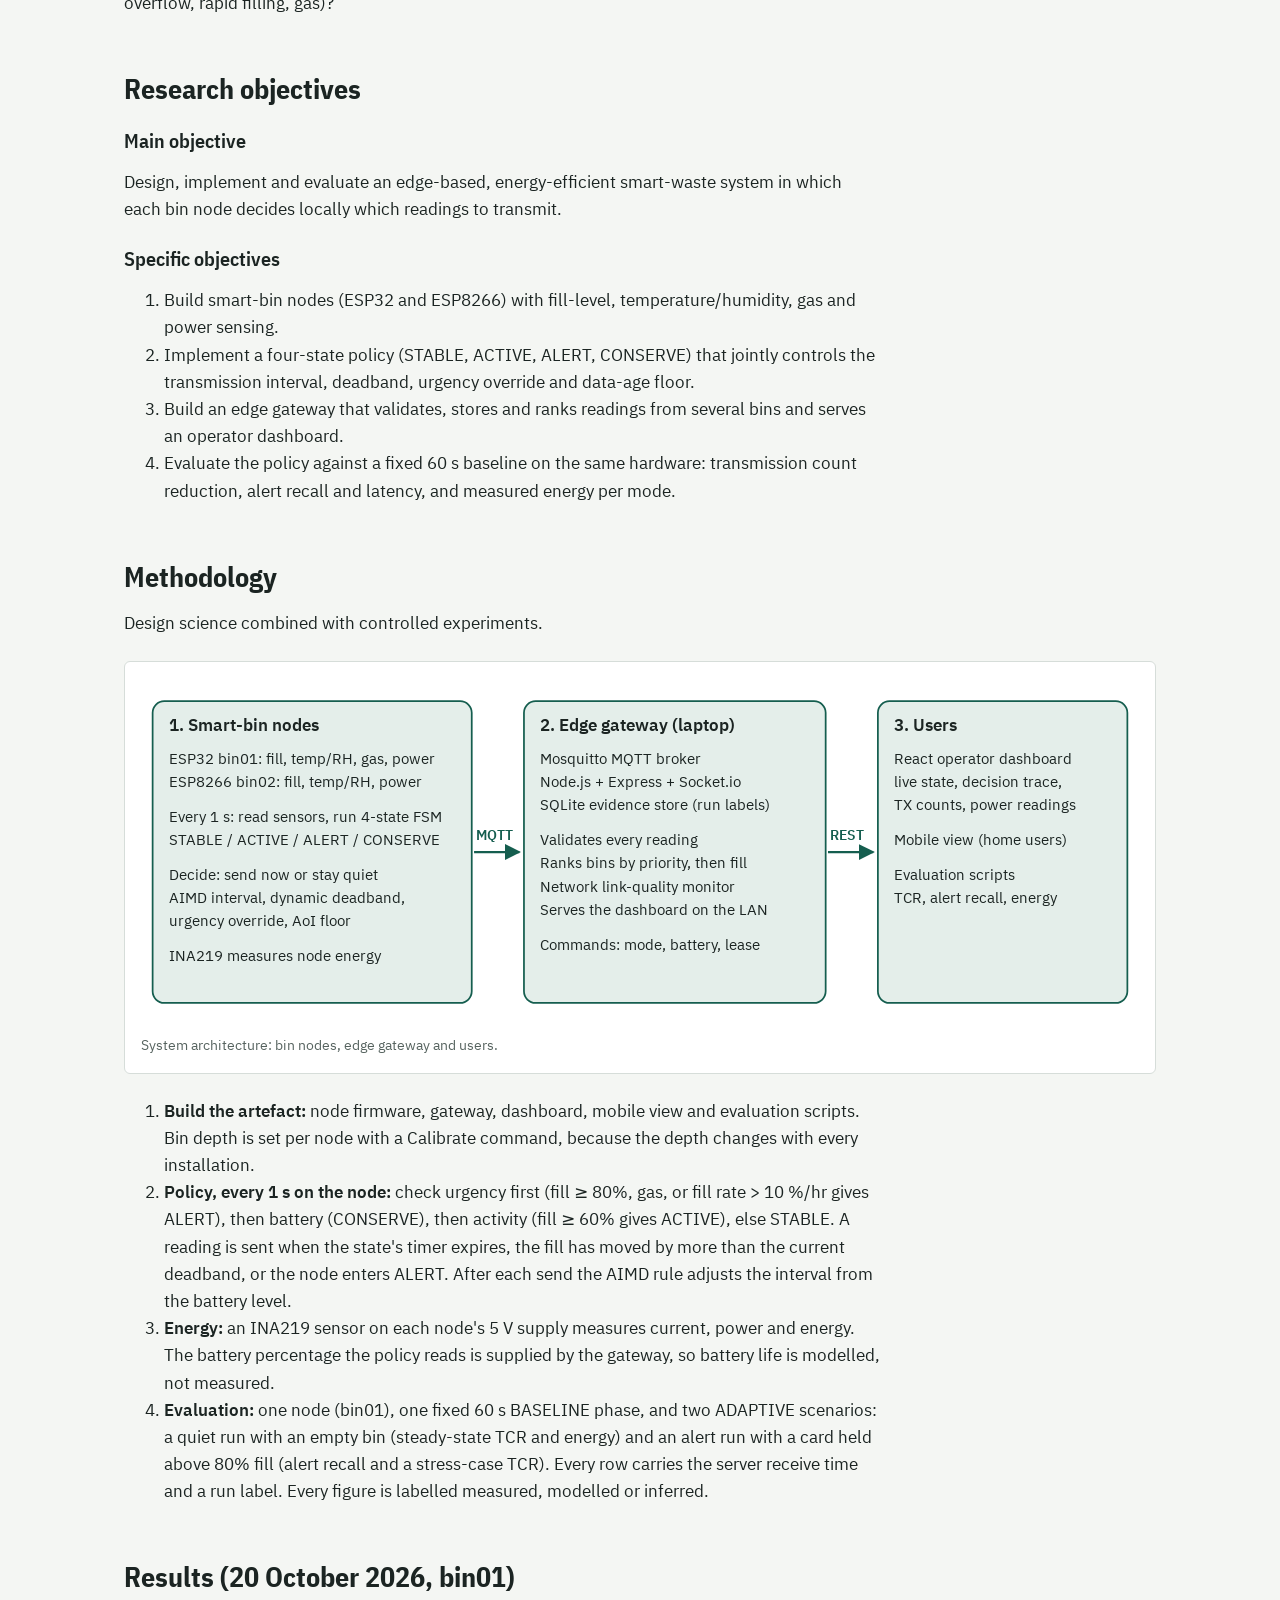
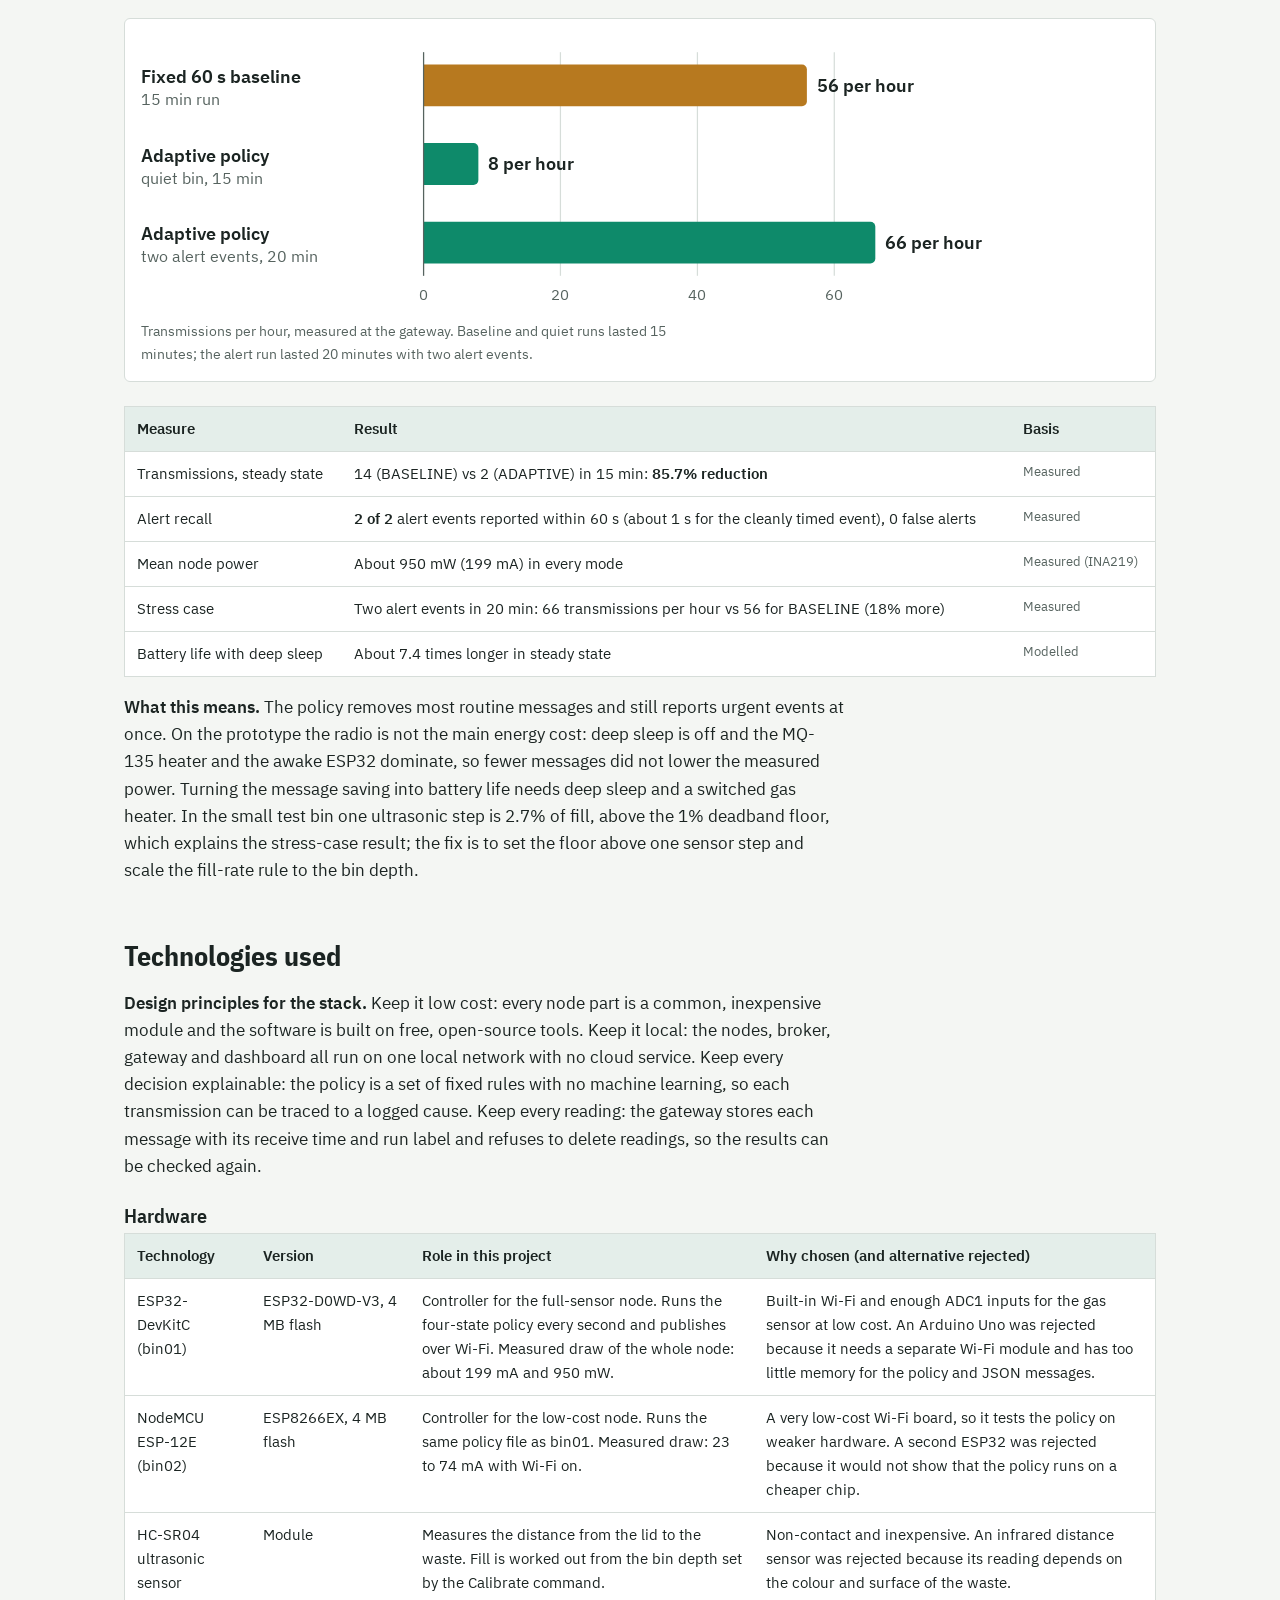
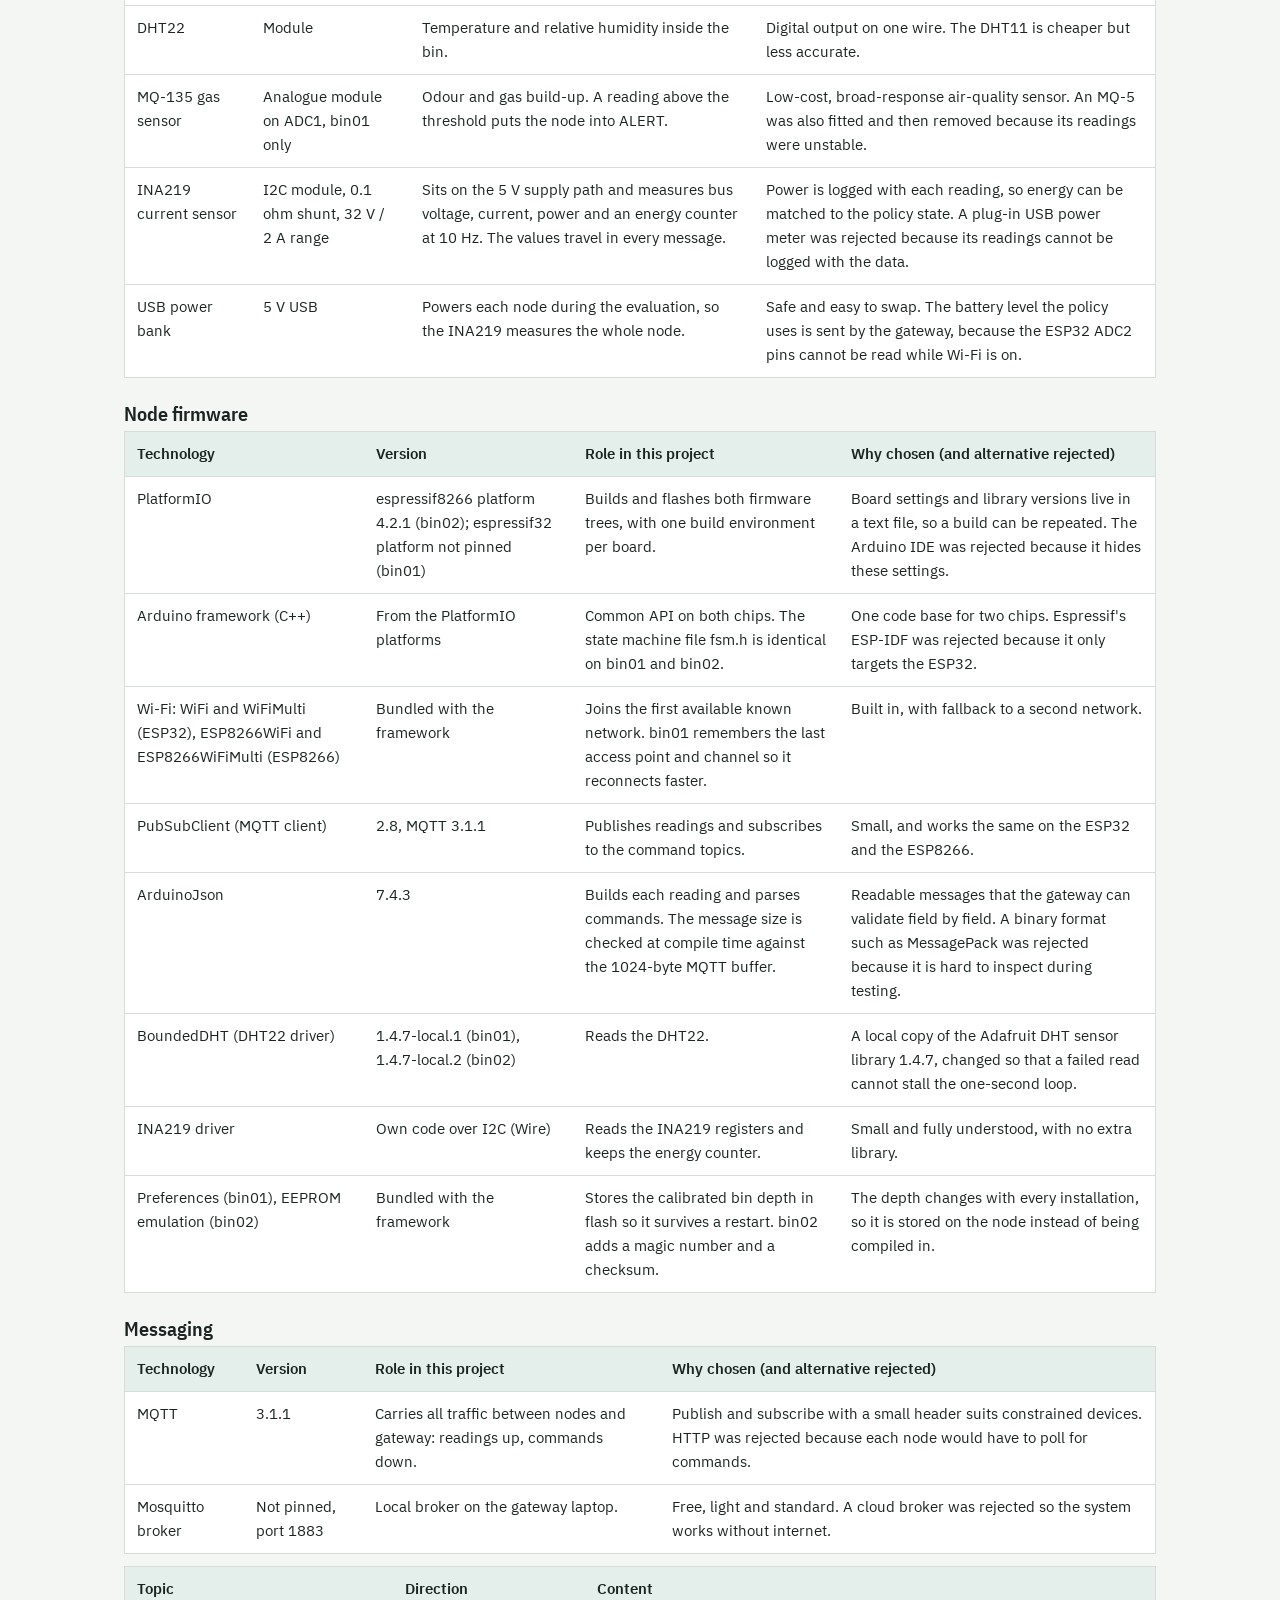
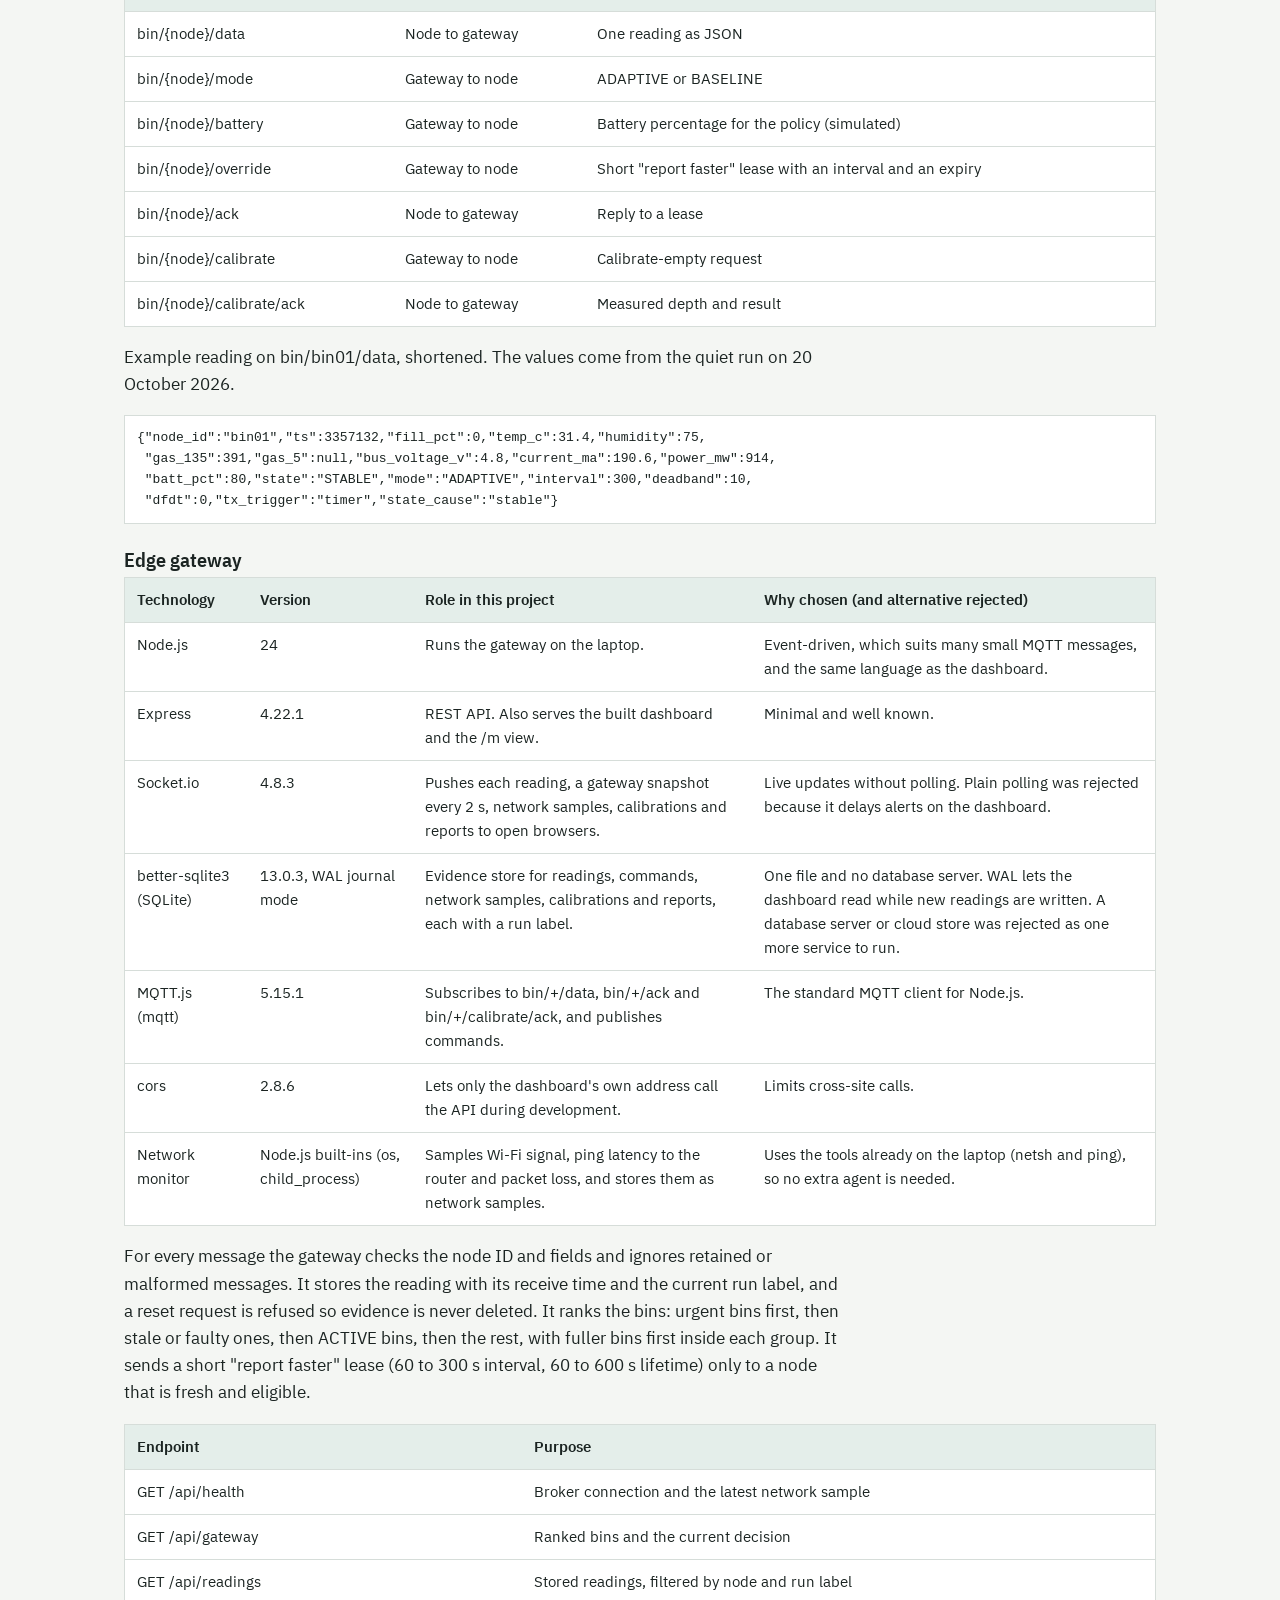
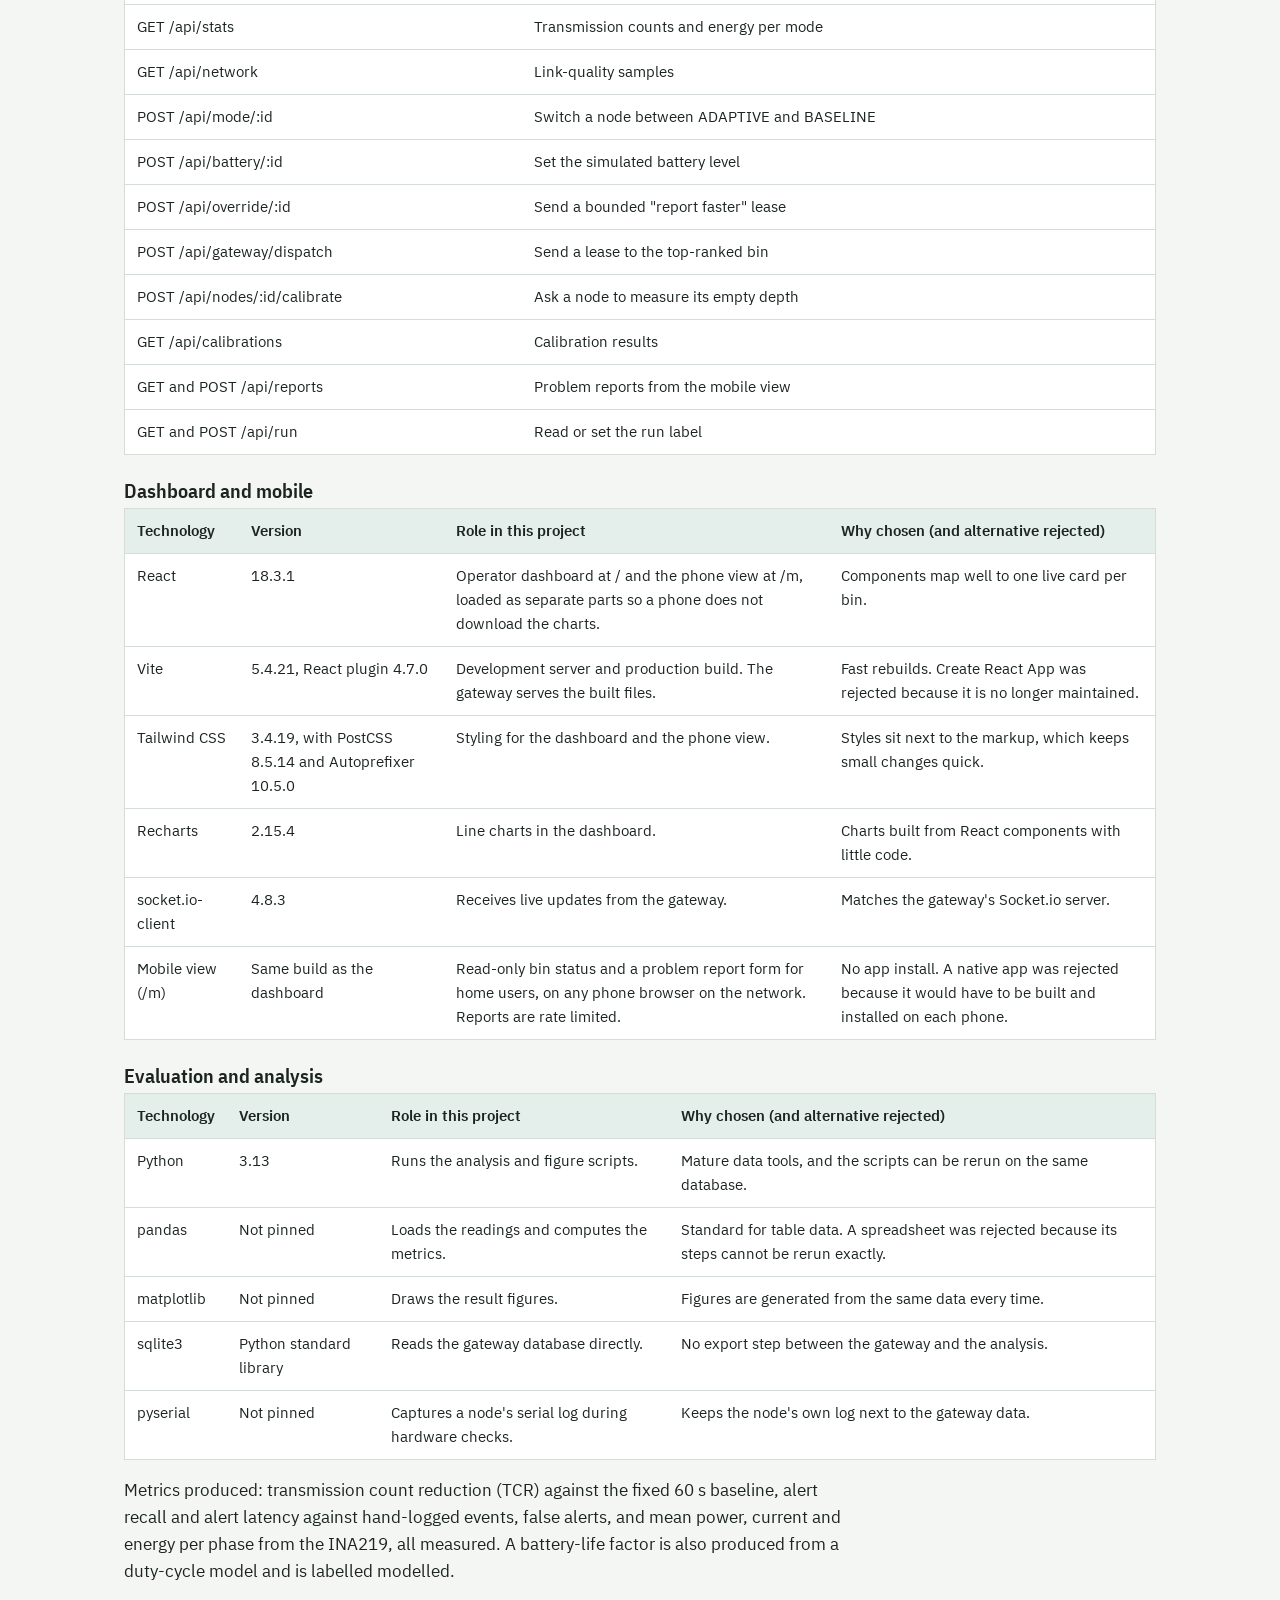
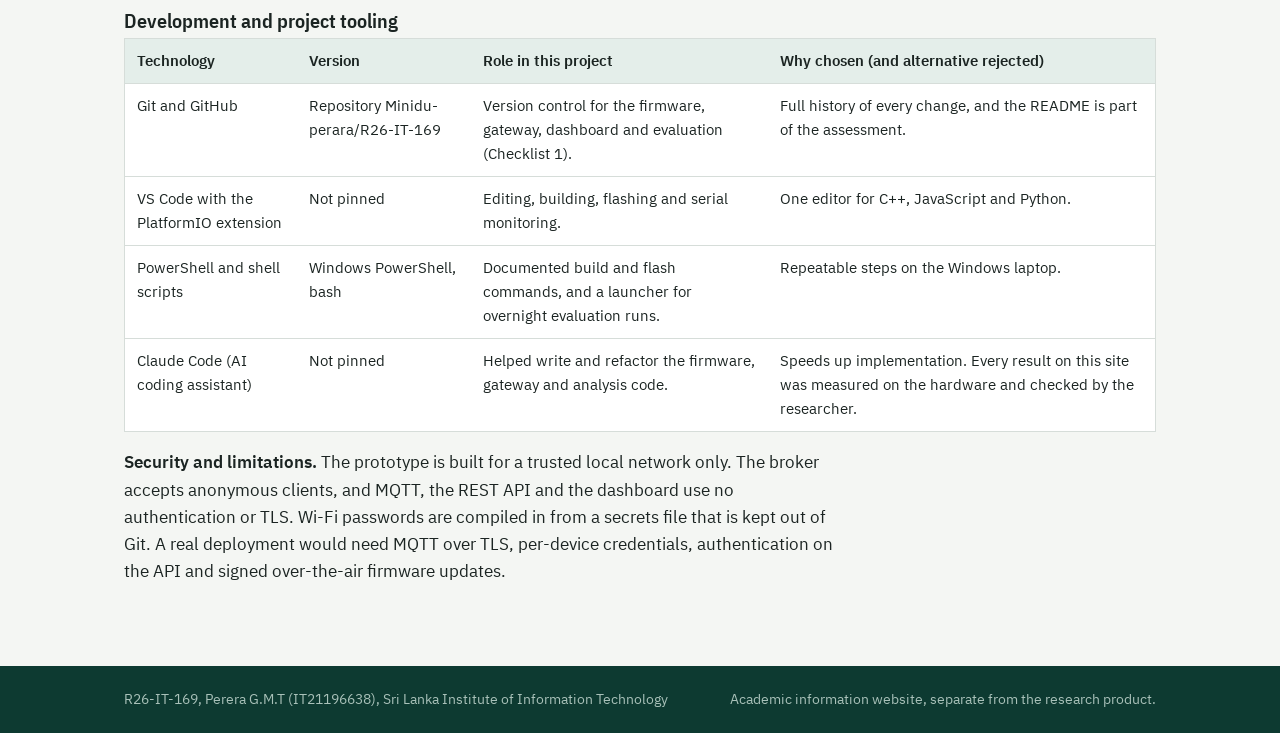
<file: domain.html>
<!doctype html>
<html lang="en">
<head>
<meta charset="utf-8">
<meta name="viewport" content="width=device-width, initial-scale=1">
<title>Domain | R26-IT-169 Smart Waste</title>
<meta name="description" content="R26-IT-169, SLIIT IT4010 Research Project: Edge-Based Energy-Efficient IoT Smart Waste Management System.">
<link rel="icon" href="data:image/svg+xml,%3Csvg viewBox='0 0 30 36' xmlns='http://www.w3.org/2000/svg'%3E%3Crect x='2' y='4' width='26' height='4' rx='1.5' fill='%23E9B627'/%3E%3Crect x='11' y='1' width='8' height='3' rx='1' fill='%23E9B627'/%3E%3Cpath d='M4.5 10h21l-2 24h-17z' fill='none' stroke='%23fff' stroke-width='2'/%3E%3Cpath d='M6.4 22h17.2l-1 11h-15.2z' fill='%230E8A6A'/%3E%3C/svg%3E">
<link rel="preload" href="fonts/ibm-plex-sans-condensed-latin-700-normal.woff2" as="font" type="font/woff2" crossorigin>
<link rel="stylesheet" href="style.css">
</head>
<body>
<header class="site-header">
  <div class="wrap">
    <a class="brand" href="index.html"><svg viewBox="0 0 30 36" aria-hidden="true" xmlns="http://www.w3.org/2000/svg"><rect x="2" y="4" width="26" height="4" rx="1.5" fill="#E9B627"/><rect x="11" y="1" width="8" height="3" rx="1" fill="#E9B627"/><path d="M4.5 10h21l-2 24h-17z" fill="none" stroke="#fff" stroke-width="2"/><path d="M6.4 22h17.2l-1 11h-15.2z" fill="#0E8A6A"/></svg><span>R26-IT-169 Smart Waste<small>SLIIT IT4010 Research Project 2026</small></span></a>
    <nav aria-label="Main"><ul>
<li><a href="index.html">Home</a></li>
<li><a href="domain.html" aria-current="page">Domain</a></li>
<li><a href="milestones.html">Milestones</a></li>
<li><a href="documents.html">Documents</a></li>
<li><a href="presentations.html">Presentations</a></li>
<li><a href="about.html">About Us</a></li>
<li><a href="contact.html">Contact Us</a></li>
    </ul></nav>
  </div>
</header>
<section class="page-title"><div class="wrap"><p class="crumbs"><a href="index.html">Home</a> / Domain</p><h1>Domain</h1></div></section>
<main>
<div class="wrap">

<div class="toc"><strong>On this page</strong>
<ol>
<li><a href="#survey">Literature survey</a></li>
<li><a href="#gap">Research gap</a></li>
<li><a href="#problem">Research problem</a></li>
<li><a href="#objectives">Research objectives</a></li>
<li><a href="#method">Methodology</a></li>
<li><a href="#results">Results</a></li>
<li><a href="#tech">Technologies used</a></li>
</ol></div>

<h2 id="survey">Literature survey</h2>
<p>The survey covered smart-waste IoT systems, adaptive sampling and send-on-delta reporting,
energy-aware transmission control, Age of Information (AoI), and edge computing for IoT. It was
updated three times (proposal, v3 in May 2026, v4 in September 2026) to check whether newer work had
closed the gap.</p>
<div class="table-scroll"><table>
<tr><th>Area</th><th>What existing work does</th><th>What it leaves open</th></tr>
<tr><td>IoT smart bins</td><td>Fill-level, gas and location sensing with dashboards and route planning.</td><td>Most bins send raw readings at a fixed rate; little attention to what is worth sending.</td></tr>
<tr><td>Energy-aware transmission (e.g. Giordano et al., 2023)</td><td>AIMD control of the reporting interval from the battery state of charge.</td><td>Not applied to waste bins, and not combined with urgency or data-age limits.</td></tr>
<tr><td>Adaptive sensing in smart bins (e.g. Ambrosia, 2021; Wu et al., 2026)</td><td>Fewer transmissions and longer battery life by adapting to bin usage.</td><td>Adapt to usage, not battery; no bound on how stale the server's data can become.</td></tr>
<tr><td>Send-on-delta / deadband reporting</td><td>Report only when a value changes by more than a threshold.</td><td>Fixed thresholds; do not tighten when a bin is filling fast.</td></tr>
<tr><td>Age of Information</td><td>Mature theory for scheduling fresh updates across many sources.</td><td>Rarely enforced as a hard per-state limit on a microcontroller.</td></tr>
<tr><td>Edge computing (Shi et al., 2016; Satyanarayanan, 2017)</td><td>Processing near the data source reduces latency and backhaul traffic.</td><td>General architecture; does not define a waste-specific decision policy.</td></tr>
</table></div>

<h2 id="gap">Research gap</h2>
<p>Each mechanism exists on its own in the literature. No reviewed 2023&ndash;2026 work combines,
on one battery-powered bin node, (i) an AIMD interval driven by battery charge, (ii) a deadband that
adapts to fill speed, (iii) an urgency override that always wins over energy saving, and (iv) a
per-state maximum data age. The contribution is the <strong>joint policy</strong> and its evaluation on
real hardware, not a new individual mechanism.</p>
<p>A secondary, applied-engineering contribution is a gateway that ranks a small fleet of bins by
urgency and freshness and grants short "report faster" leases only when the network link is healthy.</p>

<h2 id="problem">Research problem</h2>
<p>How can a low-cost, battery-powered smart-bin node reduce unnecessary transmissions, and the energy
they cost, without delaying or missing the events that matter for collection (near-overflow, rapid
filling, gas)?</p>

<h2 id="objectives">Research objectives</h2>
<h3>Main objective</h3>
<p>Design, implement and evaluate an edge-based, energy-efficient smart-waste system in which each bin
node decides locally which readings to transmit.</p>
<h3>Specific objectives</h3>
<ol>
<li>Build smart-bin nodes (ESP32 and ESP8266) with fill-level, temperature/humidity, gas and power sensing.</li>
<li>Implement a four-state policy (STABLE, ACTIVE, ALERT, CONSERVE) that jointly controls the
transmission interval, deadband, urgency override and data-age floor.</li>
<li>Build an edge gateway that validates, stores and ranks readings from several bins and serves an operator dashboard.</li>
<li>Evaluate the policy against a fixed 60 s baseline on the same hardware: transmission count
reduction, alert recall and latency, and measured energy per mode.</li>
</ol>

<h2 id="method">Methodology</h2>
<p>Design science combined with controlled experiments.</p>
<figure class="frame"><div class="scroll-x arch"><svg viewBox="0 0 860 300" role="img" aria-labelledby="archT archD" xmlns="http://www.w3.org/2000/svg" font-family="Plex Sans, Segoe UI, Arial, sans-serif">
<title id="archT">System architecture</title>
<desc id="archD">Bin nodes decide locally whether to transmit and publish over MQTT to an edge gateway, which stores, ranks and serves data to the dashboard and mobile app.</desc>
<defs><marker id="ar" viewBox="0 0 10 10" refX="9" refY="5" markerWidth="7" markerHeight="7" orient="auto"><path d="M0,0 L10,5 L0,10 z" fill="#155E4F"/></marker></defs>
<g fill="#E4EEEA" stroke="#155E4F" stroke-width="1.5">
<rect x="10" y="20" width="275" height="260" rx="10"/>
<rect x="330" y="20" width="260" height="260" rx="10"/>
<rect x="635" y="20" width="215" height="260" rx="10"/>
</g>
<g fill="#1B2422" font-size="15" font-weight="700">
<text x="24" y="46">1. Smart-bin nodes</text>
<text x="344" y="46">2. Edge gateway (laptop)</text>
<text x="649" y="46">3. Users</text>
</g>
<g fill="#1B2422" font-size="12.5">
<text x="24" y="74">ESP32 bin01: fill, temp/RH, gas, power</text>
<text x="24" y="94">ESP8266 bin02: fill, temp/RH, power</text>
<text x="24" y="124">Every 1 s: read sensors, run 4-state FSM</text>
<text x="24" y="144">STABLE / ACTIVE / ALERT / CONSERVE</text>
<text x="24" y="174">Decide: send now or stay quiet</text>
<text x="24" y="194">AIMD interval, dynamic deadband,</text>
<text x="24" y="214">urgency override, AoI floor</text>
<text x="24" y="244">INA219 measures node energy</text>
<text x="344" y="74">Mosquitto MQTT broker</text>
<text x="344" y="94">Node.js + Express + Socket.io</text>
<text x="344" y="114">SQLite evidence store (run labels)</text>
<text x="344" y="144">Validates every reading</text>
<text x="344" y="164">Ranks bins by priority, then fill</text>
<text x="344" y="184">Network link-quality monitor</text>
<text x="344" y="204">Serves the dashboard on the LAN</text>
<text x="344" y="234">Commands: mode, battery, lease</text>
<text x="649" y="74">React operator dashboard</text>
<text x="649" y="94">live state, decision trace,</text>
<text x="649" y="114">TX counts, power readings</text>
<text x="649" y="144">Mobile view (home users)</text>
<text x="649" y="174">Evaluation scripts</text>
<text x="649" y="194">TCR, alert recall, energy</text>
</g>
<g stroke="#155E4F" stroke-width="2" fill="none" marker-end="url(#ar)">
<line x1="287" y1="150" x2="326" y2="150"/>
<line x1="592" y1="150" x2="631" y2="150"/>
</g>
<g fill="#155E4F" font-size="12" font-weight="600">
<text x="289" y="140">MQTT</text>
<text x="594" y="140">REST</text>
</g>
</svg></div>
<figcaption>System architecture: bin nodes, edge gateway and users.</figcaption></figure>
<ol>
<li><strong>Build the artefact:</strong> node firmware, gateway, dashboard, mobile view and evaluation scripts. Bin depth is set per node with a Calibrate command, because the depth changes with every installation.</li>
<li><strong>Policy, every 1 s on the node:</strong> check urgency first (fill &ge; 80%, gas, or fill rate
&gt; 10 %/hr gives ALERT), then battery (CONSERVE), then activity (fill &ge; 60% gives ACTIVE), else STABLE.
A reading is sent when the state's timer expires, the fill has moved by more than the current deadband,
or the node enters ALERT. After each send the AIMD rule adjusts the interval from the battery level.</li>
<li><strong>Energy:</strong> an INA219 sensor on each node's 5 V supply measures current, power and
energy. The battery percentage the policy reads is supplied by the gateway, so battery life is modelled,
not measured.</li>
<li><strong>Evaluation:</strong> one node (bin01), one fixed 60 s BASELINE phase, and two ADAPTIVE
scenarios: a quiet run with an empty bin (steady-state TCR and energy) and an alert run with a card held
above 80% fill (alert recall and a stress-case TCR). Every row carries the server receive time and a run
label. Every figure is labelled measured, modelled or inferred.</li>
</ol>

<h2 id="results">Results (20 October 2026, bin01)</h2>
<figure class="frame"><div class="scroll-x"><svg class="chart" viewBox="0 0 700 226" role="img" aria-labelledby="cT cD" xmlns="http://www.w3.org/2000/svg">
<title id="cT">Transmissions per hour, bin01, 20 October 2026</title>
<desc id="cD">Fixed 60 s baseline: 56 per hour. Adaptive policy with a quiet bin: 8 per hour, an 85.7% reduction. Adaptive policy with two alert events in 20 minutes: 66 per hour.</desc>
<line x1="230.0" y1="14" x2="230.0" y2="196" stroke="#D6DDD9" stroke-width="1"/><text x="230.0" y="216" font-size="12" fill="#56635F" text-anchor="middle">0</text><line x1="341.4" y1="14" x2="341.4" y2="196" stroke="#D6DDD9" stroke-width="1"/><text x="341.4" y="216" font-size="12" fill="#56635F" text-anchor="middle">20</text><line x1="452.9" y1="14" x2="452.9" y2="196" stroke="#D6DDD9" stroke-width="1"/><text x="452.9" y="216" font-size="12" fill="#56635F" text-anchor="middle">40</text><line x1="564.3" y1="14" x2="564.3" y2="196" stroke="#D6DDD9" stroke-width="1"/><text x="564.3" y="216" font-size="12" fill="#56635F" text-anchor="middle">60</text><text x="0" y="39" font-size="15" font-weight="600" fill="#1B2422">Fixed 60 s baseline</text><text x="0" y="57" font-size="13" fill="#56635F">15 min run</text><g><title>Baseline, fixed 60 s: 14 transmissions in 15 min (56 per hour)</title><path d="M230,24 h308.0 a4,4 0 0 1 4,4 v26 a4,4 0 0 1 -4,4 h-308.0 z" fill="#B7791F"/><text x="550.0" y="46" font-size="15" font-weight="600" fill="#1B2422">56 per hour</text></g><text x="0" y="103" font-size="15" font-weight="600" fill="#1B2422">Adaptive policy</text><text x="0" y="121" font-size="13" fill="#56635F">quiet bin, 15 min</text><g><title>Adaptive, quiet bin: 2 transmissions in 15 min (8 per hour)</title><path d="M230,88 h40.6 a4,4 0 0 1 4,4 v26 a4,4 0 0 1 -4,4 h-40.6 z" fill="#0E8A6A"/><text x="282.6" y="110" font-size="15" font-weight="600" fill="#1B2422">8 per hour</text></g><text x="0" y="167" font-size="15" font-weight="600" fill="#1B2422">Adaptive policy</text><text x="0" y="185" font-size="13" fill="#56635F">two alert events, 20 min</text><g><title>Adaptive, two alert events: 22 transmissions in 20 min (66 per hour)</title><path d="M230,152 h363.7 a4,4 0 0 1 4,4 v26 a4,4 0 0 1 -4,4 h-363.7 z" fill="#0E8A6A"/><text x="605.7" y="174" font-size="15" font-weight="600" fill="#1B2422">66 per hour</text></g>
<line x1="230" y1="14" x2="230" y2="196" stroke="#56635F" stroke-width="1"/>
</svg></div>
<figcaption>Transmissions per hour, measured at the gateway. Baseline and quiet runs lasted 15 minutes; the alert run lasted 20 minutes with two alert events.</figcaption></figure>
<div class="table-scroll"><table>
<tr><th>Measure</th><th>Result</th><th>Basis</th></tr>
<tr><td>Transmissions, steady state</td><td>14 (BASELINE) vs 2 (ADAPTIVE) in 15 min: <strong>85.7% reduction</strong></td><td class="basis">Measured</td></tr>
<tr><td>Alert recall</td><td><strong>2 of 2</strong> alert events reported within 60 s (about 1 s for the cleanly timed event), 0 false alerts</td><td class="basis">Measured</td></tr>
<tr><td>Mean node power</td><td>About 950 mW (199 mA) in every mode</td><td class="basis">Measured (INA219)</td></tr>
<tr><td>Stress case</td><td>Two alert events in 20 min: 66 transmissions per hour vs 56 for BASELINE (18% more)</td><td class="basis">Measured</td></tr>
<tr><td>Battery life with deep sleep</td><td>About 7.4 times longer in steady state</td><td class="basis">Modelled</td></tr>
</table></div>
<p><strong>What this means.</strong> The policy removes most routine messages and still reports urgent events
at once. On the prototype the radio is not the main energy cost: deep sleep is off and the MQ-135 heater and
the awake ESP32 dominate, so fewer messages did not lower the measured power. Turning the message saving into
battery life needs deep sleep and a switched gas heater. In the small test bin one ultrasonic step is 2.7% of
fill, above the 1% deadband floor, which explains the stress-case result; the fix is to set the floor above
one sensor step and scale the fill-rate rule to the bin depth.</p>

<h2 id="tech">Technologies used</h2>
<p><strong>Design principles for the stack.</strong> Keep it low cost: every node part is a common, inexpensive
module and the software is built on free, open-source tools. Keep it local: the nodes, broker, gateway and dashboard
all run on one local network with no cloud service. Keep every decision explainable: the policy is a set of fixed
rules with no machine learning, so each transmission can be traced to a logged cause. Keep every reading: the gateway
stores each message with its receive time and run label and refuses to delete readings, so the results can be
checked again.</p>

<h3 id="tech-hardware">Hardware</h3>
<div class="table-scroll"><table>
<tr><th>Technology</th><th>Version</th><th>Role in this project</th><th>Why chosen (and alternative rejected)</th></tr>
<tr><td>ESP32-DevKitC (bin01)</td><td>ESP32-D0WD-V3, 4 MB flash</td><td>Controller for the full-sensor node. Runs the four-state policy every second and publishes over Wi-Fi. Measured draw of the whole node: about 199 mA and 950 mW.</td><td>Built-in Wi-Fi and enough ADC1 inputs for the gas sensor at low cost. An Arduino Uno was rejected because it needs a separate Wi-Fi module and has too little memory for the policy and JSON messages.</td></tr>
<tr><td>NodeMCU ESP-12E (bin02)</td><td>ESP8266EX, 4 MB flash</td><td>Controller for the low-cost node. Runs the same policy file as bin01. Measured draw: 23 to 74 mA with Wi-Fi on.</td><td>A very low-cost Wi-Fi board, so it tests the policy on weaker hardware. A second ESP32 was rejected because it would not show that the policy runs on a cheaper chip.</td></tr>
<tr><td>HC-SR04 ultrasonic sensor</td><td>Module</td><td>Measures the distance from the lid to the waste. Fill is worked out from the bin depth set by the Calibrate command.</td><td>Non-contact and inexpensive. An infrared distance sensor was rejected because its reading depends on the colour and surface of the waste.</td></tr>
<tr><td>DHT22</td><td>Module</td><td>Temperature and relative humidity inside the bin.</td><td>Digital output on one wire. The DHT11 is cheaper but less accurate.</td></tr>
<tr><td>MQ-135 gas sensor</td><td>Analogue module on ADC1, bin01 only</td><td>Odour and gas build-up. A reading above the threshold puts the node into ALERT.</td><td>Low-cost, broad-response air-quality sensor. An MQ-5 was also fitted and then removed because its readings were unstable.</td></tr>
<tr><td>INA219 current sensor</td><td>I2C module, 0.1 ohm shunt, 32 V / 2 A range</td><td>Sits on the 5 V supply path and measures bus voltage, current, power and an energy counter at 10 Hz. The values travel in every message.</td><td>Power is logged with each reading, so energy can be matched to the policy state. A plug-in USB power meter was rejected because its readings cannot be logged with the data.</td></tr>
<tr><td>USB power bank</td><td>5 V USB</td><td>Powers each node during the evaluation, so the INA219 measures the whole node.</td><td>Safe and easy to swap. The battery level the policy uses is sent by the gateway, because the ESP32 ADC2 pins cannot be read while Wi-Fi is on.</td></tr>
</table></div>

<h3 id="tech-firmware">Node firmware</h3>
<div class="table-scroll"><table>
<tr><th>Technology</th><th>Version</th><th>Role in this project</th><th>Why chosen (and alternative rejected)</th></tr>
<tr><td>PlatformIO</td><td>espressif8266 platform 4.2.1 (bin02); espressif32 platform not pinned (bin01)</td><td>Builds and flashes both firmware trees, with one build environment per board.</td><td>Board settings and library versions live in a text file, so a build can be repeated. The Arduino IDE was rejected because it hides these settings.</td></tr>
<tr><td>Arduino framework (C++)</td><td>From the PlatformIO platforms</td><td>Common API on both chips. The state machine file fsm.h is identical on bin01 and bin02.</td><td>One code base for two chips. Espressif's ESP-IDF was rejected because it only targets the ESP32.</td></tr>
<tr><td>Wi-Fi: WiFi and WiFiMulti (ESP32), ESP8266WiFi and ESP8266WiFiMulti (ESP8266)</td><td>Bundled with the framework</td><td>Joins the first available known network. bin01 remembers the last access point and channel so it reconnects faster.</td><td>Built in, with fallback to a second network.</td></tr>
<tr><td>PubSubClient (MQTT client)</td><td>2.8, MQTT 3.1.1</td><td>Publishes readings and subscribes to the command topics.</td><td>Small, and works the same on the ESP32 and the ESP8266.</td></tr>
<tr><td>ArduinoJson</td><td>7.4.3</td><td>Builds each reading and parses commands. The message size is checked at compile time against the 1024-byte MQTT buffer.</td><td>Readable messages that the gateway can validate field by field. A binary format such as MessagePack was rejected because it is hard to inspect during testing.</td></tr>
<tr><td>BoundedDHT (DHT22 driver)</td><td>1.4.7-local.1 (bin01), 1.4.7-local.2 (bin02)</td><td>Reads the DHT22.</td><td>A local copy of the Adafruit DHT sensor library 1.4.7, changed so that a failed read cannot stall the one-second loop.</td></tr>
<tr><td>INA219 driver</td><td>Own code over I2C (Wire)</td><td>Reads the INA219 registers and keeps the energy counter.</td><td>Small and fully understood, with no extra library.</td></tr>
<tr><td>Preferences (bin01), EEPROM emulation (bin02)</td><td>Bundled with the framework</td><td>Stores the calibrated bin depth in flash so it survives a restart. bin02 adds a magic number and a checksum.</td><td>The depth changes with every installation, so it is stored on the node instead of being compiled in.</td></tr>
</table></div>

<h3 id="tech-messaging">Messaging</h3>
<div class="table-scroll"><table>
<tr><th>Technology</th><th>Version</th><th>Role in this project</th><th>Why chosen (and alternative rejected)</th></tr>
<tr><td>MQTT</td><td>3.1.1</td><td>Carries all traffic between nodes and gateway: readings up, commands down.</td><td>Publish and subscribe with a small header suits constrained devices. HTTP was rejected because each node would have to poll for commands.</td></tr>
<tr><td>Mosquitto broker</td><td>Not pinned, port 1883</td><td>Local broker on the gateway laptop.</td><td>Free, light and standard. A cloud broker was rejected so the system works without internet.</td></tr>
</table></div>
<div class="table-scroll" style="margin-top:12px"><table>
<tr><th>Topic</th><th>Direction</th><th>Content</th></tr>
<tr><td>bin/&lbrace;node&rbrace;/data</td><td>Node to gateway</td><td>One reading as JSON</td></tr>
<tr><td>bin/&lbrace;node&rbrace;/mode</td><td>Gateway to node</td><td>ADAPTIVE or BASELINE</td></tr>
<tr><td>bin/&lbrace;node&rbrace;/battery</td><td>Gateway to node</td><td>Battery percentage for the policy (simulated)</td></tr>
<tr><td>bin/&lbrace;node&rbrace;/override</td><td>Gateway to node</td><td>Short "report faster" lease with an interval and an expiry</td></tr>
<tr><td>bin/&lbrace;node&rbrace;/ack</td><td>Node to gateway</td><td>Reply to a lease</td></tr>
<tr><td>bin/&lbrace;node&rbrace;/calibrate</td><td>Gateway to node</td><td>Calibrate-empty request</td></tr>
<tr><td>bin/&lbrace;node&rbrace;/calibrate/ack</td><td>Node to gateway</td><td>Measured depth and result</td></tr>
</table></div>
<p>Example reading on bin/bin01/data, shortened. The values come from the quiet run on 20 October 2026.</p>
<div class="table-scroll"><pre style="margin:0;padding:12px;background:var(--surface);border:1px solid var(--line);font-size:13px">{"node_id":"bin01","ts":3357132,"fill_pct":0,"temp_c":31.4,"humidity":75,
 "gas_135":391,"gas_5":null,"bus_voltage_v":4.8,"current_ma":190.6,"power_mw":914,
 "batt_pct":80,"state":"STABLE","mode":"ADAPTIVE","interval":300,"deadband":10,
 "dfdt":0,"tx_trigger":"timer","state_cause":"stable"}</pre></div>

<h3 id="tech-gateway">Edge gateway</h3>
<div class="table-scroll"><table>
<tr><th>Technology</th><th>Version</th><th>Role in this project</th><th>Why chosen (and alternative rejected)</th></tr>
<tr><td>Node.js</td><td>24</td><td>Runs the gateway on the laptop.</td><td>Event-driven, which suits many small MQTT messages, and the same language as the dashboard.</td></tr>
<tr><td>Express</td><td>4.22.1</td><td>REST API. Also serves the built dashboard and the /m view.</td><td>Minimal and well known.</td></tr>
<tr><td>Socket.io</td><td>4.8.3</td><td>Pushes each reading, a gateway snapshot every 2 s, network samples, calibrations and reports to open browsers.</td><td>Live updates without polling. Plain polling was rejected because it delays alerts on the dashboard.</td></tr>
<tr><td>better-sqlite3 (SQLite)</td><td>13.0.3, WAL journal mode</td><td>Evidence store for readings, commands, network samples, calibrations and reports, each with a run label.</td><td>One file and no database server. WAL lets the dashboard read while new readings are written. A database server or cloud store was rejected as one more service to run.</td></tr>
<tr><td>MQTT.js (mqtt)</td><td>5.15.1</td><td>Subscribes to bin/+/data, bin/+/ack and bin/+/calibrate/ack, and publishes commands.</td><td>The standard MQTT client for Node.js.</td></tr>
<tr><td>cors</td><td>2.8.6</td><td>Lets only the dashboard's own address call the API during development.</td><td>Limits cross-site calls.</td></tr>
<tr><td>Network monitor</td><td>Node.js built-ins (os, child_process)</td><td>Samples Wi-Fi signal, ping latency to the router and packet loss, and stores them as network samples.</td><td>Uses the tools already on the laptop (netsh and ping), so no extra agent is needed.</td></tr>
</table></div>
<p>For every message the gateway checks the node ID and fields and ignores retained or malformed messages. It
stores the reading with its receive time and the current run label, and a reset request is refused so evidence is
never deleted. It ranks the bins: urgent bins first, then stale or faulty ones, then ACTIVE bins, then the rest,
with fuller bins first inside each group. It sends a short "report faster" lease (60 to 300 s interval, 60 to 600 s
lifetime) only to a node that is fresh and eligible.</p>
<div class="table-scroll"><table>
<tr><th>Endpoint</th><th>Purpose</th></tr>
<tr><td>GET /api/health</td><td>Broker connection and the latest network sample</td></tr>
<tr><td>GET /api/gateway</td><td>Ranked bins and the current decision</td></tr>
<tr><td>GET /api/readings</td><td>Stored readings, filtered by node and run label</td></tr>
<tr><td>GET /api/stats</td><td>Transmission counts and energy per mode</td></tr>
<tr><td>GET /api/network</td><td>Link-quality samples</td></tr>
<tr><td>POST /api/mode/:id</td><td>Switch a node between ADAPTIVE and BASELINE</td></tr>
<tr><td>POST /api/battery/:id</td><td>Set the simulated battery level</td></tr>
<tr><td>POST /api/override/:id</td><td>Send a bounded "report faster" lease</td></tr>
<tr><td>POST /api/gateway/dispatch</td><td>Send a lease to the top-ranked bin</td></tr>
<tr><td>POST /api/nodes/:id/calibrate</td><td>Ask a node to measure its empty depth</td></tr>
<tr><td>GET /api/calibrations</td><td>Calibration results</td></tr>
<tr><td>GET and POST /api/reports</td><td>Problem reports from the mobile view</td></tr>
<tr><td>GET and POST /api/run</td><td>Read or set the run label</td></tr>
</table></div>

<h3 id="tech-dashboard">Dashboard and mobile</h3>
<div class="table-scroll"><table>
<tr><th>Technology</th><th>Version</th><th>Role in this project</th><th>Why chosen (and alternative rejected)</th></tr>
<tr><td>React</td><td>18.3.1</td><td>Operator dashboard at / and the phone view at /m, loaded as separate parts so a phone does not download the charts.</td><td>Components map well to one live card per bin.</td></tr>
<tr><td>Vite</td><td>5.4.21, React plugin 4.7.0</td><td>Development server and production build. The gateway serves the built files.</td><td>Fast rebuilds. Create React App was rejected because it is no longer maintained.</td></tr>
<tr><td>Tailwind CSS</td><td>3.4.19, with PostCSS 8.5.14 and Autoprefixer 10.5.0</td><td>Styling for the dashboard and the phone view.</td><td>Styles sit next to the markup, which keeps small changes quick.</td></tr>
<tr><td>Recharts</td><td>2.15.4</td><td>Line charts in the dashboard.</td><td>Charts built from React components with little code.</td></tr>
<tr><td>socket.io-client</td><td>4.8.3</td><td>Receives live updates from the gateway.</td><td>Matches the gateway's Socket.io server.</td></tr>
<tr><td>Mobile view (/m)</td><td>Same build as the dashboard</td><td>Read-only bin status and a problem report form for home users, on any phone browser on the network. Reports are rate limited.</td><td>No app install. A native app was rejected because it would have to be built and installed on each phone.</td></tr>
</table></div>

<h3 id="tech-eval">Evaluation and analysis</h3>
<div class="table-scroll"><table>
<tr><th>Technology</th><th>Version</th><th>Role in this project</th><th>Why chosen (and alternative rejected)</th></tr>
<tr><td>Python</td><td>3.13</td><td>Runs the analysis and figure scripts.</td><td>Mature data tools, and the scripts can be rerun on the same database.</td></tr>
<tr><td>pandas</td><td>Not pinned</td><td>Loads the readings and computes the metrics.</td><td>Standard for table data. A spreadsheet was rejected because its steps cannot be rerun exactly.</td></tr>
<tr><td>matplotlib</td><td>Not pinned</td><td>Draws the result figures.</td><td>Figures are generated from the same data every time.</td></tr>
<tr><td>sqlite3</td><td>Python standard library</td><td>Reads the gateway database directly.</td><td>No export step between the gateway and the analysis.</td></tr>
<tr><td>pyserial</td><td>Not pinned</td><td>Captures a node's serial log during hardware checks.</td><td>Keeps the node's own log next to the gateway data.</td></tr>
</table></div>
<p>Metrics produced: transmission count reduction (TCR) against the fixed 60 s baseline, alert recall and alert
latency against hand-logged events, false alerts, and mean power, current and energy per phase from the INA219, all
measured. A battery-life factor is also produced from a duty-cycle model and is labelled modelled.</p>

<h3 id="tech-tooling">Development and project tooling</h3>
<div class="table-scroll"><table>
<tr><th>Technology</th><th>Version</th><th>Role in this project</th><th>Why chosen (and alternative rejected)</th></tr>
<tr><td>Git and GitHub</td><td>Repository Minidu-perara/R26-IT-169</td><td>Version control for the firmware, gateway, dashboard and evaluation (Checklist 1).</td><td>Full history of every change, and the README is part of the assessment.</td></tr>
<tr><td>VS Code with the PlatformIO extension</td><td>Not pinned</td><td>Editing, building, flashing and serial monitoring.</td><td>One editor for C++, JavaScript and Python.</td></tr>
<tr><td>PowerShell and shell scripts</td><td>Windows PowerShell, bash</td><td>Documented build and flash commands, and a launcher for overnight evaluation runs.</td><td>Repeatable steps on the Windows laptop.</td></tr>
<tr><td>Claude Code (AI coding assistant)</td><td>Not pinned</td><td>Helped write and refactor the firmware, gateway and analysis code.</td><td>Speeds up implementation. Every result on this site was measured on the hardware and checked by the researcher.</td></tr>
</table></div>

<p><strong>Security and limitations.</strong> The prototype is built for a trusted local network only. The broker
accepts anonymous clients, and MQTT, the REST API and the dashboard use no authentication or TLS. Wi-Fi passwords
are compiled in from a secrets file that is kept out of Git. A real deployment would need MQTT over TLS, per-device
credentials, authentication on the API and signed over-the-air firmware updates.</p>

</div>
</main>
<footer class="site-footer">
  <div class="wrap">
    <span>R26-IT-169, Perera G.M.T (IT21196638), Sri Lanka Institute of Information Technology</span>
    <span>Academic information website, separate from the research product.</span>
  </div>
</footer>
</body>
</html>
</file>
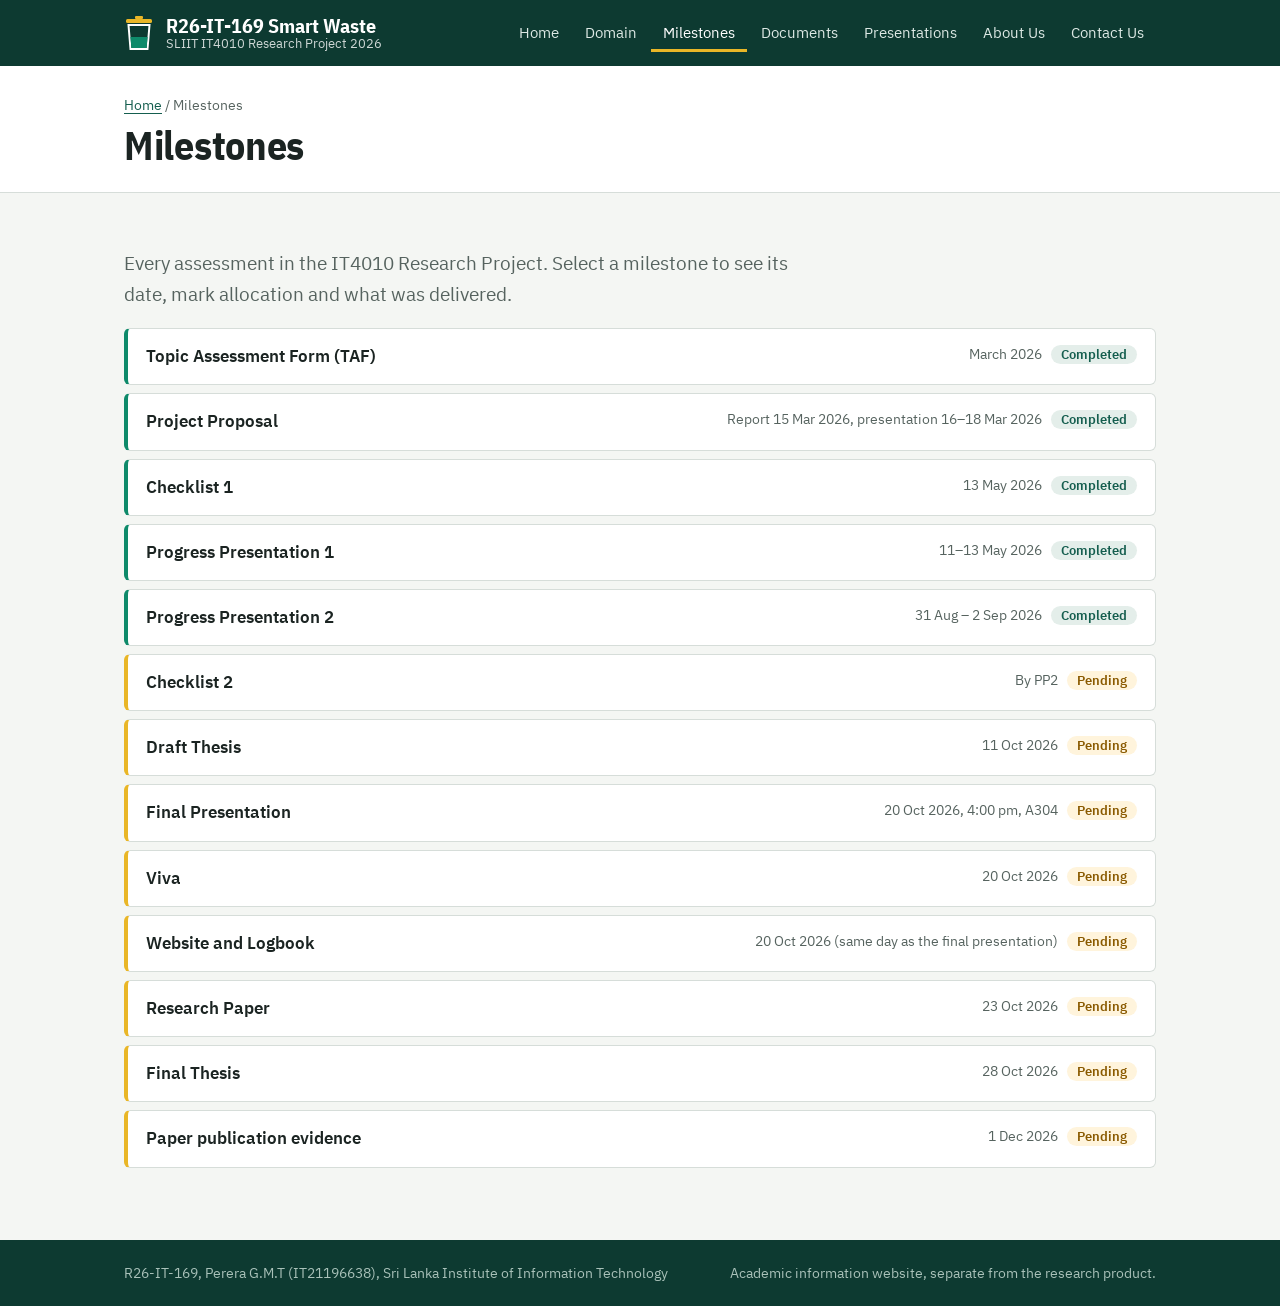
<file: milestones.html>
<!doctype html>
<html lang="en">
<head>
<meta charset="utf-8">
<meta name="viewport" content="width=device-width, initial-scale=1">
<title>Milestones | R26-IT-169 Smart Waste</title>
<meta name="description" content="R26-IT-169, SLIIT IT4010 Research Project: Edge-Based Energy-Efficient IoT Smart Waste Management System.">
<link rel="icon" href="data:image/svg+xml,%3Csvg viewBox='0 0 30 36' xmlns='http://www.w3.org/2000/svg'%3E%3Crect x='2' y='4' width='26' height='4' rx='1.5' fill='%23E9B627'/%3E%3Crect x='11' y='1' width='8' height='3' rx='1' fill='%23E9B627'/%3E%3Cpath d='M4.5 10h21l-2 24h-17z' fill='none' stroke='%23fff' stroke-width='2'/%3E%3Cpath d='M6.4 22h17.2l-1 11h-15.2z' fill='%230E8A6A'/%3E%3C/svg%3E">
<link rel="preload" href="fonts/ibm-plex-sans-condensed-latin-700-normal.woff2" as="font" type="font/woff2" crossorigin>
<link rel="stylesheet" href="style.css">
</head>
<body>
<header class="site-header">
  <div class="wrap">
    <a class="brand" href="index.html"><svg viewBox="0 0 30 36" aria-hidden="true" xmlns="http://www.w3.org/2000/svg"><rect x="2" y="4" width="26" height="4" rx="1.5" fill="#E9B627"/><rect x="11" y="1" width="8" height="3" rx="1" fill="#E9B627"/><path d="M4.5 10h21l-2 24h-17z" fill="none" stroke="#fff" stroke-width="2"/><path d="M6.4 22h17.2l-1 11h-15.2z" fill="#0E8A6A"/></svg><span>R26-IT-169 Smart Waste<small>SLIIT IT4010 Research Project 2026</small></span></a>
    <nav aria-label="Main"><ul>
<li><a href="index.html">Home</a></li>
<li><a href="domain.html">Domain</a></li>
<li><a href="milestones.html" aria-current="page">Milestones</a></li>
<li><a href="documents.html">Documents</a></li>
<li><a href="presentations.html">Presentations</a></li>
<li><a href="about.html">About Us</a></li>
<li><a href="contact.html">Contact Us</a></li>
    </ul></nav>
  </div>
</header>
<section class="page-title"><div class="wrap"><p class="crumbs"><a href="index.html">Home</a> / Milestones</p><h1>Milestones</h1></div></section>
<main>
<div class="wrap">

<p class="lead">Every assessment in the IT4010 Research Project. Select a milestone to see its date,
mark allocation and what was delivered.</p>
<details class="done">
<summary><span>Topic Assessment Form (TAF)</span><span class="meta">March 2026 <span class="status done">Completed</span></span></summary>
<div><p><strong>Date:</strong> March 2026<br><strong>Marks allocated:</strong> Approval stage</p><p>Topic approved under the Software Systems &amp; Technologies cluster.</p></div>
</details>
<details class="done">
<summary><span>Project Proposal</span><span class="meta">Report 15 Mar 2026, presentation 16&ndash;18 Mar 2026 <span class="status done">Completed</span></span></summary>
<div><p><strong>Date:</strong> Report 15 Mar 2026, presentation 16&ndash;18 Mar 2026<br><strong>Marks allocated:</strong> 12%</p><p>Problem, literature, objectives, architecture, budget, work breakdown and Gantt chart.</p></div>
</details>
<details class="done">
<summary><span>Checklist 1</span><span class="meta">13 May 2026 <span class="status done">Completed</span></span></summary>
<div><p><strong>Date:</strong> 13 May 2026<br><strong>Marks allocated:</strong> Part of logbook and status documents (4%)</p><p>Git repository with README.md.</p></div>
</details>
<details class="done">
<summary><span>Progress Presentation 1</span><span class="meta">11&ndash;13 May 2026 <span class="status done">Completed</span></span></summary>
<div><p><strong>Date:</strong> 11&ndash;13 May 2026<br><strong>Marks allocated:</strong> 15%</p><p>About 50% of the system: working node, firmware state machine, backend and dashboard.</p></div>
</details>
<details class="done">
<summary><span>Progress Presentation 2</span><span class="meta">31 Aug &ndash; 2 Sep 2026 <span class="status done">Completed</span></span></summary>
<div><p><strong>Date:</strong> 31 Aug &ndash; 2 Sep 2026<br><strong>Marks allocated:</strong> 18%</p><p>About 90% of the system: four-state policy, second node, gateway validation and ranking, network monitor. INA219 measurement was the next step.</p></div>
</details>
<details class="due">
<summary><span>Checklist 2</span><span class="meta">By PP2 <span class="status due">Pending</span></span></summary>
<div><p><strong>Date:</strong> By PP2<br><strong>Marks allocated:</strong> Part of logbook and status documents (4%)</p><p>MS Planner report exported from the project-management tool.</p></div>
</details>
<details class="due">
<summary><span>Draft Thesis</span><span class="meta">11 Oct 2026 <span class="status due">Pending</span></span></summary>
<div><p><strong>Date:</strong> 11 Oct 2026<br><strong>Marks allocated:</strong> Feedback stage</p><p>Draft thesis for supervisor feedback.</p></div>
</details>
<details class="due">
<summary><span>Final Presentation</span><span class="meta">20 Oct 2026, 4:00 pm, A304 <span class="status due">Pending</span></span></summary>
<div><p><strong>Date:</strong> 20 Oct 2026, 4:00 pm, A304<br><strong>Marks allocated:</strong> 10%</p><p>Final system demonstration and evaluation results: 85.7% fewer transmissions in steady state, 2 / 2 alerts reported.</p></div>
</details>
<details class="due">
<summary><span>Viva</span><span class="meta">20 Oct 2026 <span class="status due">Pending</span></span></summary>
<div><p><strong>Date:</strong> 20 Oct 2026<br><strong>Marks allocated:</strong> 10%</p><p>Individual questioning on the gap, the technology and best practices.</p></div>
</details>
<details class="due">
<summary><span>Website and Logbook</span><span class="meta">20 Oct 2026 (same day as the final presentation) <span class="status due">Pending</span></span></summary>
<div><p><strong>Date:</strong> 20 Oct 2026 (same day as the final presentation)<br><strong>Marks allocated:</strong> Website 2%, logbook and status documents 4%</p><p>This website, and the signed physical logbook.</p></div>
</details>
<details class="due">
<summary><span>Research Paper</span><span class="meta">23 Oct 2026 <span class="status due">Pending</span></span></summary>
<div><p><strong>Date:</strong> 23 Oct 2026<br><strong>Marks allocated:</strong> 10%</p><p>Paper on the joint adaptive transmission policy.</p></div>
</details>
<details class="due">
<summary><span>Final Thesis</span><span class="meta">28 Oct 2026 <span class="status due">Pending</span></span></summary>
<div><p><strong>Date:</strong> 28 Oct 2026<br><strong>Marks allocated:</strong> 19%</p><p>Final report.</p></div>
</details>
<details class="due">
<summary><span>Paper publication evidence</span><span class="meta">1 Dec 2026 <span class="status due">Pending</span></span></summary>
<div><p><strong>Date:</strong> 1 Dec 2026<br><strong>Marks allocated:</strong> Part of the research paper</p><p>Acceptance or publication proof.</p></div>
</details>

</div>
</main>
<footer class="site-footer">
  <div class="wrap">
    <span>R26-IT-169, Perera G.M.T (IT21196638), Sri Lanka Institute of Information Technology</span>
    <span>Academic information website, separate from the research product.</span>
  </div>
</footer>
</body>
</html>
</file>
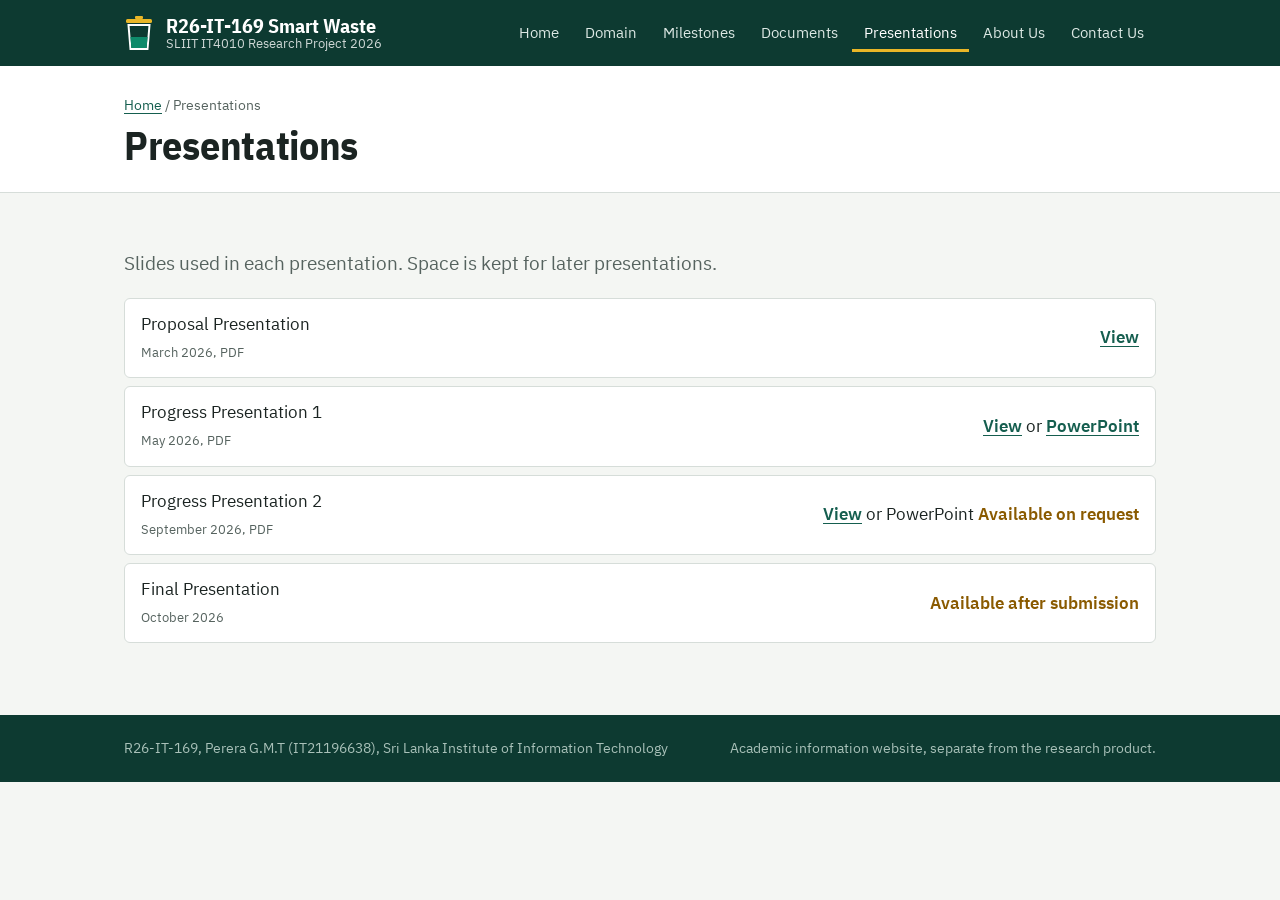
<file: presentations.html>
<!doctype html>
<html lang="en">
<head>
<meta charset="utf-8">
<meta name="viewport" content="width=device-width, initial-scale=1">
<title>Presentations | R26-IT-169 Smart Waste</title>
<meta name="description" content="R26-IT-169, SLIIT IT4010 Research Project: Edge-Based Energy-Efficient IoT Smart Waste Management System.">
<link rel="icon" href="data:image/svg+xml,%3Csvg viewBox='0 0 30 36' xmlns='http://www.w3.org/2000/svg'%3E%3Crect x='2' y='4' width='26' height='4' rx='1.5' fill='%23E9B627'/%3E%3Crect x='11' y='1' width='8' height='3' rx='1' fill='%23E9B627'/%3E%3Cpath d='M4.5 10h21l-2 24h-17z' fill='none' stroke='%23fff' stroke-width='2'/%3E%3Cpath d='M6.4 22h17.2l-1 11h-15.2z' fill='%230E8A6A'/%3E%3C/svg%3E">
<link rel="preload" href="fonts/ibm-plex-sans-condensed-latin-700-normal.woff2" as="font" type="font/woff2" crossorigin>
<link rel="stylesheet" href="style.css">
</head>
<body>
<header class="site-header">
  <div class="wrap">
    <a class="brand" href="index.html"><svg viewBox="0 0 30 36" aria-hidden="true" xmlns="http://www.w3.org/2000/svg"><rect x="2" y="4" width="26" height="4" rx="1.5" fill="#E9B627"/><rect x="11" y="1" width="8" height="3" rx="1" fill="#E9B627"/><path d="M4.5 10h21l-2 24h-17z" fill="none" stroke="#fff" stroke-width="2"/><path d="M6.4 22h17.2l-1 11h-15.2z" fill="#0E8A6A"/></svg><span>R26-IT-169 Smart Waste<small>SLIIT IT4010 Research Project 2026</small></span></a>
    <nav aria-label="Main"><ul>
<li><a href="index.html">Home</a></li>
<li><a href="domain.html">Domain</a></li>
<li><a href="milestones.html">Milestones</a></li>
<li><a href="documents.html">Documents</a></li>
<li><a href="presentations.html" aria-current="page">Presentations</a></li>
<li><a href="about.html">About Us</a></li>
<li><a href="contact.html">Contact Us</a></li>
    </ul></nav>
  </div>
</header>
<section class="page-title"><div class="wrap"><p class="crumbs"><a href="index.html">Home</a> / Presentations</p><h1>Presentations</h1></div></section>
<main>
<div class="wrap">

<p class="lead">Slides used in each presentation. Space is kept for later presentations.</p>
<ul class="doclist">
<li><span>Proposal Presentation<br><span class="kind">March 2026, PDF</span></span><a href="slides/R26-IT-169_Proposal_Presentation.pdf">View</a></li>
<li><span>Progress Presentation 1<br><span class="kind">May 2026, PDF</span></span><span><a href="slides/R26-IT-169_PP1.pdf">View</a> <span class="ppt">or <a href="slides/R26-IT-169_PP1.pptx">PowerPoint</a></span></span></li>
<li><span>Progress Presentation 2<br><span class="kind">September 2026, PDF</span></span><span><a href="slides/R26-IT-169_PP2.pdf">View</a> <span class="ppt">or PowerPoint <span class="pending">Available on request</span></span></span></li>
<li><span>Final Presentation<br><span class="kind">October 2026</span></span><span class="pending">Available after submission</span></li>
</ul>

</div>
</main>
<footer class="site-footer">
  <div class="wrap">
    <span>R26-IT-169, Perera G.M.T (IT21196638), Sri Lanka Institute of Information Technology</span>
    <span>Academic information website, separate from the research product.</span>
  </div>
</footer>
</body>
</html>
</file>
<file: style.css>
/* R26-IT-169 academic project website. Plain CSS, no build step; fonts are bundled so the site works offline. */
@font-face { font-family: "Plex Sans"; src: url("fonts/ibm-plex-sans-latin-400-normal.woff2") format("woff2"); font-weight: 400; font-display: swap; }
@font-face { font-family: "Plex Sans"; src: url("fonts/ibm-plex-sans-latin-600-normal.woff2") format("woff2"); font-weight: 600; font-display: swap; }
@font-face { font-family: "Plex Condensed"; src: url("fonts/ibm-plex-sans-condensed-latin-600-normal.woff2") format("woff2"); font-weight: 600; font-display: swap; }
@font-face { font-family: "Plex Condensed"; src: url("fonts/ibm-plex-sans-condensed-latin-700-normal.woff2") format("woff2"); font-weight: 700; font-display: swap; }

:root {
  --paper: #F4F6F3;
  --surface: #FFFFFF;
  --ink: #1B2422;
  --muted: #56635F;
  --line: #D6DDD9;
  --green: #155E4F;      /* municipal bin green: brand, links */
  --green-deep: #0D3A31; /* header and hero */
  --green-soft: #E4EEEA;
  --signal: #E9B627;     /* safety yellow: focus ring and the ALERT state only */
  --s-alert: #B8431A;
  --s-conserve: #6A6F73;
  --s-active: #2C64A8;
  --s-stable: #0E8A6A;
  --warn: #8A5A00;
  --warn-bg: #FFF4DC;
  --radius: 6px;
  --max: 1080px;
  --sans: "Plex Sans", "Segoe UI", system-ui, -apple-system, Roboto, Arial, sans-serif;
  --cond: "Plex Condensed", "Arial Narrow", "Segoe UI", system-ui, sans-serif;
}
* { box-sizing: border-box; }
html { scroll-behavior: smooth; }
@media (prefers-reduced-motion: reduce) { html { scroll-behavior: auto; } }
body { margin: 0; font-family: var(--sans); font-size: 17px; line-height: 1.6; color: var(--ink); background: var(--paper); }
a { color: var(--green); text-underline-offset: 3px; }
a:hover { color: var(--green-deep); }
:focus-visible { outline: 3px solid var(--signal); outline-offset: 2px; }
img, svg { max-width: 100%; height: auto; display: block; }
p, li { max-width: 72ch; }

h1, h2, h3 { font-family: var(--cond); line-height: 1.15; color: var(--ink); }
h1 { font-size: 40px; font-weight: 700; margin: 0 0 14px; letter-spacing: -.3px; }
h2 { font-size: 28px; font-weight: 700; margin: 56px 0 12px; }
h3 { font-size: 20px; font-weight: 600; margin: 24px 0 6px; }
.lead { font-size: 19px; color: var(--muted); max-width: 62ch; }

/* Header and navigation: identical on every page. */
.site-header { background: var(--green-deep); color: #fff; }
.site-header .wrap { display: flex; flex-wrap: wrap; align-items: center; justify-content: space-between; gap: 10px 24px; padding-top: 14px; padding-bottom: 14px; }
.brand { display: flex; align-items: center; gap: 12px; color: #fff; text-decoration: none; font-family: var(--cond); font-weight: 700; font-size: 20px; line-height: 1.1; }
.brand:hover { color: #fff; }
.brand small { display: block; font-family: var(--sans); font-weight: 400; font-size: 13px; opacity: .8; }
.brand svg { width: 30px; height: 36px; flex: none; }
nav ul { list-style: none; margin: 0; padding: 0; display: flex; flex-wrap: wrap; gap: 2px; }
nav a { display: block; padding: 7px 12px; border-radius: 4px; color: #DCE8E4; text-decoration: none; font-size: 15px; }
nav a:hover { background: rgba(255,255,255,.1); color: #fff; }
nav a[aria-current="page"] { color: #fff; box-shadow: inset 0 -3px 0 var(--signal); border-radius: 0; }

.wrap { max-width: var(--max); margin: 0 auto; padding-left: 24px; padding-right: 24px; }
main { padding: 36px 0 64px; }
.crumbs { font-size: 14px; color: var(--muted); margin: 0 0 6px; }

/* Page title band on inner pages. */
.page-title { border-bottom: 1px solid var(--line); background: var(--surface); }
.page-title .wrap { padding-top: 28px; padding-bottom: 24px; }
.page-title h1 { margin: 0; }

/* Home hero: the bench build on the right, the claim on the left. */
.hero { background: var(--green-deep); color: #E8F0ED; }
.hero-grid { display: grid; grid-template-columns: 1.25fr 1fr; gap: 40px; align-items: center; padding-top: 48px; padding-bottom: 48px; }
.hero h1 { color: #fff; font-size: 46px; }
.hero .lead { color: #C5D6D0; }
.hero .meta { font-size: 14px; color: #A9C1B9; margin: 0 0 14px; }
.actions { display: flex; flex-wrap: wrap; gap: 10px; margin-top: 24px; }
.btn { display: inline-block; padding: 10px 18px; border-radius: 4px; background: var(--signal); color: #1B2422; text-decoration: none; font-weight: 600; font-size: 16px; }
.btn:hover { background: #F3C842; color: #1B2422; }
.btn.ghost { background: transparent; color: #fff; box-shadow: inset 0 0 0 1.5px rgba(255,255,255,.5); }
.btn.ghost:hover { box-shadow: inset 0 0 0 1.5px #fff; color: #fff; }
.hero figure { margin: 0; }
.hero figure img { border-radius: 4px; aspect-ratio: 4 / 4.2; object-fit: cover; object-position: 50% 60%; width: 100%; }
.hero figcaption { color: #A9C1B9; }

/* The four states, in the order the node checks them. */
.states { display: grid; grid-template-columns: repeat(4, 1fr); border: 1px solid var(--line); border-radius: var(--radius); background: var(--surface); overflow: hidden; margin-top: 14px; }
.state { padding: 18px 18px 20px; border-left: 1px solid var(--line); border-top: 6px solid var(--c); }
.state:first-child { border-left: 0; }
.state .order { font-size: 13px; color: var(--muted); margin: 0; }
.state h3 { margin: 2px 0 8px; font-size: 24px; color: var(--c); }
.state p { font-size: 15px; margin: 0 0 6px; }
.state .floor { color: var(--muted); }
.s-alert { --c: var(--s-alert); }
.s-conserve { --c: var(--s-conserve); }
.s-active { --c: var(--s-active); }
.s-stable { --c: var(--s-stable); }
.note-line { font-size: 15px; color: var(--muted); margin-top: 10px; }

/* Figures with captions. */
figure { margin: 24px 0; }
figcaption { font-size: 14px; color: var(--muted); margin-top: 8px; max-width: 72ch; }
.frame { background: var(--surface); border: 1px solid var(--line); border-radius: var(--radius); padding: 16px; }
.shot img { border-radius: 4px; border: 1px solid var(--line); width: 100%; }
.two-col { display: grid; grid-template-columns: 1fr 1fr; gap: 32px; align-items: start; }
.split { display: grid; grid-template-columns: 1.1fr 1fr; gap: 32px; align-items: center; }

/* Results chart. Wide figures scroll inside their frame on phones instead of shrinking the text. */
.chart text { font-family: var(--sans); }
.chart { width: 100%; max-width: 860px; }
.scroll-x { overflow-x: auto; }
@media (max-width: 560px) { .scroll-x .chart { min-width: 520px; } .scroll-x.arch svg { min-width: 680px; } }

/* Components catalogue. */
.parts { display: grid; grid-template-columns: repeat(3, 1fr); gap: 16px; }
.part { margin: 0; background: var(--surface); border: 1px solid var(--line); border-radius: var(--radius); padding: 16px; display: flex; flex-direction: column; gap: 14px; min-width: 0; }
.part-img { height: 150px; display: flex; align-items: center; justify-content: center; }
.part-img img { max-height: 150px; width: auto; max-width: 100%; object-fit: contain; }
.part figcaption { margin: 0; display: flex; flex-direction: column; gap: 4px; font-size: 15px; color: var(--ink); }
.part figcaption strong { font-family: var(--cond); font-weight: 600; font-size: 20px; }
.part .where { font-size: 13px; color: var(--muted); }
.credit { font-size: 13px; color: var(--muted); margin-top: 12px; }

/* Link list to the other tabs. */
.explore { list-style: none; padding: 0; margin: 0; display: grid; grid-template-columns: repeat(2, 1fr); gap: 0 32px; }
.explore li { border-top: 1px solid var(--line); padding: 14px 0; max-width: none; }
.explore a { font-family: var(--cond); font-weight: 600; font-size: 21px; text-decoration: none; }
.explore a:hover { text-decoration: underline; }
.explore p { margin: 2px 0 0; color: var(--muted); font-size: 15px; }

/* People and contact blocks. */
.grid { display: grid; gap: 16px; grid-template-columns: repeat(auto-fit, minmax(240px, 1fr)); }
.card { background: var(--surface); border: 1px solid var(--line); border-radius: var(--radius); padding: 20px; }
.card h3 { margin-top: 0; }
.card p:last-child { margin-bottom: 0; }

.toc { background: var(--surface); border-left: 4px solid var(--green); padding: 14px 20px; border-radius: 0 var(--radius) var(--radius) 0; }
.toc ol { margin: 6px 0 0; padding-left: 20px; columns: 2; column-gap: 32px; }

table { width: 100%; border-collapse: collapse; background: var(--surface); border: 1px solid var(--line); font-size: 15px; }
th, td { text-align: left; padding: 10px 12px; border-bottom: 1px solid var(--line); vertical-align: top; }
th { background: var(--green-soft); font-weight: 600; }
.table-scroll { overflow-x: auto; }
.basis { font-size: 13px; color: var(--muted); white-space: nowrap; }

.pending { color: var(--warn); font-weight: 600; }

/* Milestones use native <details> as the drop-down, so they work without JavaScript. */
details { background: var(--surface); border: 1px solid var(--line); border-left: 4px solid var(--line); border-radius: var(--radius); margin-bottom: 8px; }
details.done { border-left-color: var(--s-stable); }
details.due { border-left-color: var(--signal); }
summary { cursor: pointer; padding: 14px 18px; font-weight: 600; display: flex; flex-wrap: wrap; justify-content: space-between; gap: 6px 16px; }
summary .meta { font-weight: 400; color: var(--muted); font-size: 14px; }
details > div { padding: 0 18px 16px; }
.status { font-size: 13px; font-weight: 600; padding: 1px 10px; border-radius: 999px; margin-left: 6px; }
.status.done { background: var(--green-soft); color: var(--green); }
.status.due { background: var(--warn-bg); color: var(--warn); }

.doclist { list-style: none; padding: 0; margin: 0; }
.doclist li { background: var(--surface); border: 1px solid var(--line); border-radius: var(--radius); padding: 12px 16px; margin-bottom: 8px; display: flex; flex-wrap: wrap; align-items: center; justify-content: space-between; gap: 6px 16px; max-width: none; }
.doclist .kind { font-size: 13px; color: var(--muted); }
.doclist a { font-weight: 600; }

.site-footer { background: var(--green-deep); color: #A9C1B9; font-size: 14px; }
.site-footer .wrap { padding-top: 22px; padding-bottom: 22px; display: flex; flex-wrap: wrap; justify-content: space-between; gap: 8px 24px; }

@media (max-width: 860px) {
  .hero-grid, .two-col, .split { grid-template-columns: 1fr; }
  .hero-grid { gap: 28px; padding-top: 32px; padding-bottom: 32px; }
  .hero figure img { aspect-ratio: 4 / 3; }
  .states { grid-template-columns: 1fr 1fr; }
  .state:nth-child(3) { border-left: 0; }
  .explore { grid-template-columns: 1fr; }
  .parts { grid-template-columns: 1fr 1fr; }
}
@media (max-width: 560px) {
  body { font-size: 16px; }
  h1, .hero h1 { font-size: 31px; }
  h2 { font-size: 24px; }
  .wrap { padding-left: 16px; padding-right: 16px; }
  .states { grid-template-columns: 1fr; }
  .state { border-left: 0; }
  .toc ol { columns: 1; }
  .parts { grid-template-columns: 1fr; }
}
</file>
